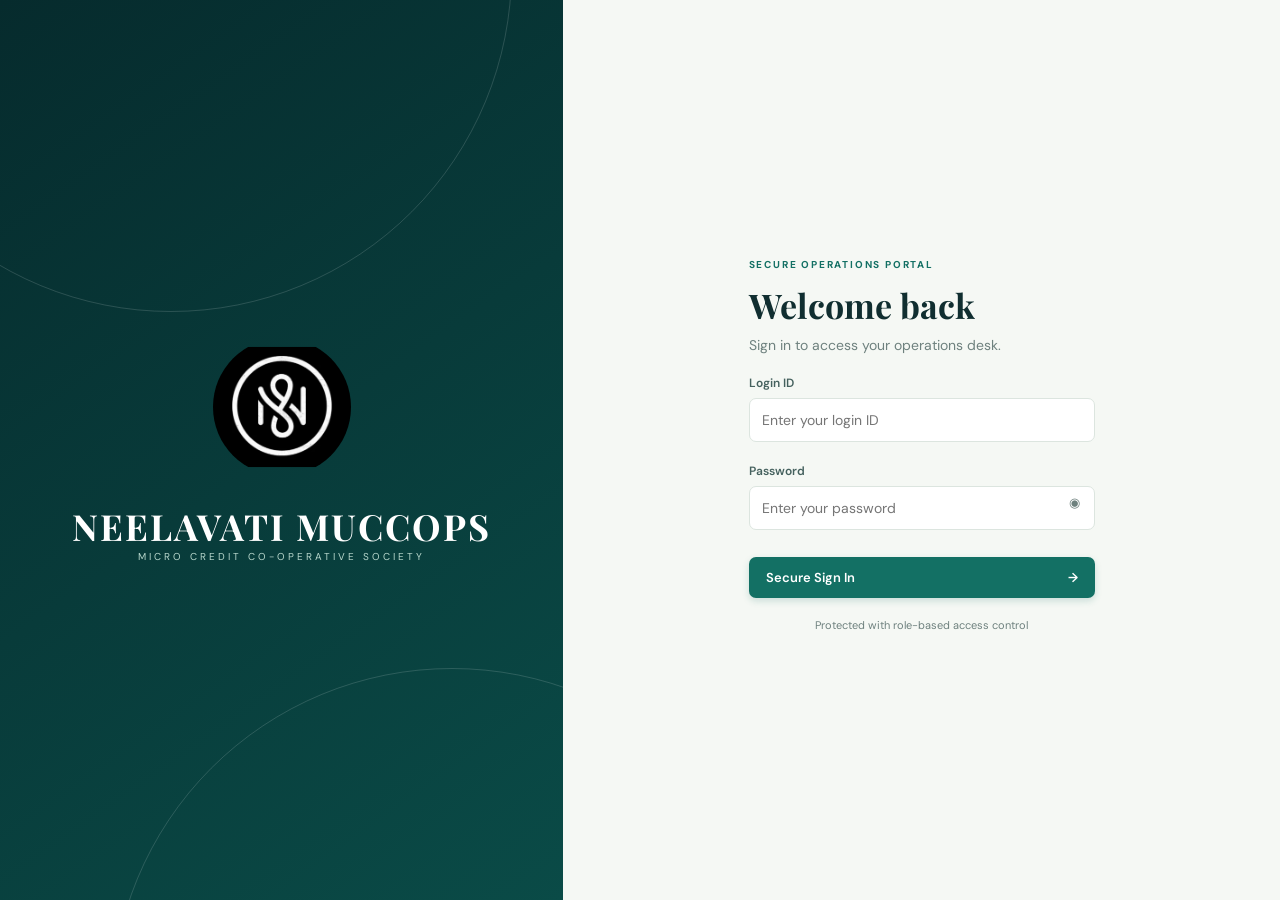
<file: index.html>
<!doctype html>
<html lang="en">
<head>
  <meta charset="utf-8"><meta name="viewport" content="width=device-width,initial-scale=1"><meta http-equiv="Cache-Control" content="no-store, no-cache, must-revalidate">
  <title>NEELAVATI MUCCOPS | Operations Desk</title>
  <link rel="icon" type="image/svg+xml" href="logo.svg">
  <link rel="stylesheet" href="style.css?v=20261004-recovery-payroll">
  <style>.staff-employment-fields{margin-top:20px;padding:18px;border:1px solid var(--line);border-radius:10px;background:#f3f9f6}.form-section-heading{display:flex;align-items:flex-end;justify-content:space-between;gap:16px;margin-bottom:15px}.form-section-heading h4,.form-section-heading p{margin:0}.form-section-heading h4{font:700 18px 'Playfair Display';color:var(--ink)}.form-section-heading>p{color:var(--muted);font-size:11px}.employee-pay-details{display:grid;gap:4px;min-width:190px}.employee-pay-details span{display:flex;justify-content:space-between;gap:16px;color:var(--muted);font-size:10px}.employee-pay-details b{color:var(--ink)}@media(max-width:720px){.form-section-heading{align-items:flex-start;flex-direction:column}}</style>
  <style>.salary-summary{grid-template-columns:repeat(4,1fr);margin-bottom:18px}.salary-summary article{border-top:3px solid var(--green)}.salary-register table{min-width:1040px}.salary-register td>small{margin-top:4px}.salary-total{color:var(--green);font-size:14px}.salary-staff-name{min-width:160px}.salary-manager-name{min-width:140px}@media(max-width:900px){.salary-summary{grid-template-columns:repeat(2,1fr)}}@media(max-width:620px){.salary-summary{grid-template-columns:1fr}}</style>
  <style>.employee-management-tabs{display:grid;grid-template-columns:repeat(4,minmax(180px,1fr));gap:14px;margin-bottom:20px}.employee-management-tab{display:flex;align-items:center;justify-content:space-between;gap:14px;padding:18px;border:1px solid var(--line);border-radius:10px;background:#fff;color:var(--ink);cursor:pointer;text-align:left}.employee-management-tab span,.employee-management-tab small{display:block}.employee-management-tab span{font:700 18px 'Playfair Display'}.employee-management-tab small{margin-top:4px;color:var(--muted);font-size:11px}.employee-management-tab b{display:grid;width:38px;height:38px;place-items:center;border-radius:50%;background:#e9f4ef;color:var(--green);font-size:18px}.employee-management-tab.active{border-color:var(--green);box-shadow:0 8px 24px #0d443b12;background:#f7fbf9}.employee-role-note{margin:0 0 16px;padding:11px 14px;border-radius:7px;background:#f1f7f4;color:#49635e;font-size:11px}.reporting-field.hidden,.extended-pay-field.hidden{display:none!important}.employee-team-folder-host{margin:0 0 22px}.employee-team-folder-list{display:grid;grid-template-columns:repeat(auto-fit,minmax(245px,1fr));gap:12px}.employee-team-folder{display:grid;grid-template-columns:48px 1fr auto;align-items:center;gap:13px;min-height:86px;padding:15px;border:1px solid var(--line);border-radius:12px;background:#fff;color:var(--ink);text-align:left;cursor:pointer;box-shadow:0 6px 18px #0d443b0a}.employee-team-folder:hover,.employee-team-folder.active{border-color:var(--green);background:#f4faf7;box-shadow:0 10px 24px #0d443b16}.employee-team-folder-icon{display:grid;width:48px;height:48px;place-items:center;border-radius:12px;background:var(--green);color:#fff;font-size:13px;font-weight:800;letter-spacing:.04em}.employee-team-folder span:nth-child(2),.employee-team-folder span:nth-child(2) b,.employee-team-folder span:nth-child(2) small{display:block}.employee-team-folder span:nth-child(2) b{font-size:15px}.employee-team-folder span:nth-child(2) small{margin-top:4px;color:var(--muted);font-size:12px;line-height:1.35}.employee-team-folder strong{color:var(--green);font-size:12px}.employee-team-detail{margin-top:4px}.employee-team-panel{padding:0;overflow:hidden}.employee-team-panel-head{display:flex;align-items:center;justify-content:space-between;gap:18px;padding:18px 20px}.employee-team-panel-head h3{margin:3px 0;font-family:'Playfair Display';font-size:22px}.employee-team-panel-head p{margin:0;color:var(--muted);font-size:13px}.employee-team-panel-head>b{padding:8px 11px;border-radius:999px;background:#e8f4ef;color:var(--green);font-size:12px}.employee-team-panel .table-panel{border:0;border-top:1px solid var(--line);border-radius:0;box-shadow:none}.team-rating-stars{display:flex;gap:2px}.team-rating-stars .working-star{padding:2px}.employee-attendance-team{display:grid;gap:12px}.employee-attendance-person{padding:0;overflow:hidden}.employee-attendance-person>summary{display:grid;grid-template-columns:minmax(210px,1fr) auto auto;align-items:center;gap:18px;padding:16px 18px;cursor:pointer;list-style:none}.employee-attendance-person>summary::-webkit-details-marker{display:none}.employee-attendance-person>summary span:first-child,.employee-attendance-person>summary span:first-child b,.employee-attendance-person>summary span:first-child small{display:block}.employee-attendance-person>summary span:first-child small{margin-top:3px;color:var(--muted);font-size:12px}.employee-attendance-person>summary strong{font-size:12px;color:#52645f}.employee-attendance-person .working-calendar{margin:0;border-width:1px 0 0;border-radius:0;box-shadow:none}@media(max-width:1100px){.employee-management-tabs{grid-template-columns:repeat(2,minmax(180px,1fr))}.employee-attendance-person>summary{grid-template-columns:1fr auto}.employee-attendance-person>summary strong{grid-column:1/-1}}@media(max-width:620px){.employee-management-tabs{grid-template-columns:1fr}.employee-team-folder-list{grid-template-columns:1fr}.employee-team-panel-head{align-items:flex-start;flex-direction:column}.employee-attendance-person>summary{grid-template-columns:1fr}.employee-attendance-person>summary strong{grid-column:auto}}</style>
  <style>.staff-incentive-dashboard{margin-bottom:20px;padding:0;overflow:hidden;border-color:#b9d9cc;background:linear-gradient(135deg,#f9fffc,#eef8f3)}.staff-incentive-head{display:flex;align-items:flex-start;justify-content:space-between;gap:18px;padding:20px 22px;border-bottom:1px solid #d8e9e1}.staff-incentive-head h3,.staff-incentive-head p{margin:0}.staff-incentive-head h3{font:700 24px 'Playfair Display';color:var(--ink)}.staff-incentive-head p{margin-top:5px;color:var(--muted);font-size:11px}.staff-incentive-rate{padding:9px 13px;border-radius:20px;background:var(--green);color:#fff;white-space:nowrap;font-size:12px}.staff-incentive-stats{display:grid;grid-template-columns:repeat(4,1fr)}.staff-incentive-stats>div{padding:18px 22px;border-right:1px solid #d8e9e1}.staff-incentive-stats>div:last-child{border-right:0}.staff-incentive-stats span,.staff-incentive-stats small{display:block}.staff-incentive-stats span{color:var(--muted);font-size:10px;text-transform:uppercase;letter-spacing:.08em}.staff-incentive-stats b{display:block;margin:5px 0 2px;color:var(--ink);font-size:21px}.staff-incentive-stats small{color:#668078;font-size:10px}@media(max-width:800px){.staff-incentive-stats{grid-template-columns:repeat(2,1fr)}.staff-incentive-stats>div:nth-child(2){border-right:0}}@media(max-width:520px){.staff-incentive-head{flex-direction:column}.staff-incentive-stats{grid-template-columns:1fr}.staff-incentive-stats>div{border-right:0;border-bottom:1px solid #d8e9e1}.staff-incentive-stats>div:last-child{border-bottom:0}}</style>
  <style>.my-working-panel{padding:0;overflow:hidden}.working-toolbar{display:flex;justify-content:space-between;gap:18px;align-items:flex-start;padding:22px 24px;border-bottom:1px solid var(--line);background:linear-gradient(135deg,#f9fffc,#edf7f3)}.working-toolbar h3,.working-toolbar p{margin:0}.working-toolbar h3{font:700 25px 'Playfair Display';color:var(--ink)}.working-toolbar p:not(.eyebrow){margin-top:5px;color:var(--muted);font-size:11px}.working-role-badge{padding:8px 12px;border-radius:20px;background:var(--green);color:#fff;font-size:11px;white-space:nowrap}.working-summary{display:grid;grid-template-columns:repeat(5,1fr);border-bottom:1px solid var(--line)}.working-summary article{padding:18px 20px;border-right:1px solid var(--line)}.working-summary article:last-child{border-right:0}.working-summary span,.working-summary small{display:block}.working-summary span{font-size:10px;text-transform:uppercase;letter-spacing:.06em;color:var(--muted)}.working-summary b{display:block;margin:4px 0;font-size:23px;color:var(--ink)}.working-summary small{color:#688079;font-size:9px}.working-register,.working-pay-table{border:0;border-radius:0;box-shadow:none;margin:0}.working-register small,.working-pay-table small{display:block;margin-top:3px;color:var(--muted)}.working-attendance-select{min-width:150px}.working-status{display:inline-flex;padding:5px 9px;border-radius:14px;background:#edf1ef;color:#56716a;font-size:10px;font-weight:700}.working-status.is-present{background:#e0f4e8;color:#23724e}.working-status.is-half-day{background:#fff2cf;color:#88610e}.working-status.is-late{background:#ffe8cf;color:#99531d}.working-status.is-absent{background:#fde3e3;color:#9b3232}.working-status.is-pending{background:#edf1ef;color:#65746f}.performance-register{display:grid;gap:10px;padding:20px}.performance-card{display:grid;grid-template-columns:minmax(180px,1fr) minmax(210px,auto) 110px;align-items:center;gap:16px;padding:15px 17px;border:1px solid var(--line);border-radius:9px;background:#fff}.performance-card span,.performance-card b{display:block}.performance-card span{margin-top:3px;color:var(--muted);font-size:10px}.performance-card strong{text-align:right;color:var(--green);font-size:17px}.working-stars{display:flex;align-items:center;gap:4px}.working-star{border:0;background:transparent;color:#cfd7d4;font-size:24px;cursor:pointer;padding:2px}.working-star.active{color:#d9a62e}.working-clear-rating{margin-left:8px;border:0;background:transparent;color:var(--muted);font-size:10px;text-decoration:underline;cursor:pointer}.working-rating-display{color:#d9a62e;letter-spacing:2px}.working-history{margin:20px;border:1px solid var(--line);border-radius:9px;overflow:hidden}.working-history-row{display:flex;justify-content:space-between;align-items:center;padding:11px 16px;border-top:1px solid var(--line);font-size:11px}.working-pay-table tfoot td{background:#f3f8f5}.working-pay-table tfoot strong{color:var(--green);font-size:18px}@media(max-width:900px){.working-summary{grid-template-columns:repeat(2,1fr)}.working-summary article{border-bottom:1px solid var(--line)}.performance-card{grid-template-columns:1fr}.performance-card strong{text-align:left}}@media(max-width:560px){.working-toolbar{flex-direction:column}.working-summary{grid-template-columns:1fr}.working-summary article{border-right:0}.working-stars{flex-wrap:wrap}}</style>
  <style>.working-attendance-calendar{margin:20px;border:1px solid var(--line);border-radius:10px;overflow:hidden;background:#fff}.working-calendar-head{display:flex;align-items:center;justify-content:space-between;gap:16px;padding:18px 20px;border-bottom:1px solid var(--line)}.working-calendar-head h3,.working-calendar-head p{margin:0}.working-calendar-head h3{font:700 20px 'Playfair Display';color:var(--ink)}.working-calendar-head p{margin-top:4px;color:var(--muted);font-size:12px}.working-calendar-nav{display:flex;align-items:center;gap:10px}.working-calendar-nav .outline{min-width:36px;padding:7px 10px}.working-calendar-nav b{min-width:130px;text-align:center;color:var(--ink);font-size:13px}.working-calendar-legend{display:flex;flex-wrap:wrap;gap:14px;padding:12px 20px;background:#f8faf9;border-bottom:1px solid var(--line)}.working-calendar-legend span{display:flex;align-items:center;gap:6px;color:#50645f;font-size:12px}.working-calendar-legend i{width:13px;height:13px;border:1px solid transparent;border-radius:4px}.working-calendar-legend .status-present{background:#dff4e8;border-color:#8bc9a5}.working-calendar-legend .status-absent{background:#f9dede;border-color:#df9292}.working-calendar-legend .status-half-day{background:#fff0c7;border-color:#ddb84f}.working-calendar-legend .status-late{background:#e9e4fb;border-color:#a99adc}.working-calendar-legend .status-unmarked{background:#f1f3f2;border-color:#ccd4d1}.working-calendar-weekdays,.working-calendar-grid{display:grid;grid-template-columns:repeat(7,minmax(72px,1fr))}.working-calendar-weekdays span{padding:10px 6px;text-align:center;background:#f8faf9;border-right:1px solid var(--line);color:var(--muted);font-size:11px;font-weight:700;text-transform:uppercase}.working-calendar-weekdays span:last-child{border-right:0}.working-calendar-day{min-height:82px;padding:10px;border-top:1px solid var(--line);border-right:1px solid var(--line);background:#f6f8f7}.working-calendar-day:nth-child(7n){border-right:0}.working-calendar-day span,.working-calendar-day b{display:block}.working-calendar-day span{width:27px;height:27px;display:grid;place-items:center;border-radius:50%;font-size:12px;font-weight:700}.working-calendar-day b{margin-top:9px;font-size:11px}.working-calendar-day.status-present{background:#dff4e8;color:#216746}.working-calendar-day.status-absent{background:#f9dede;color:#8d2f2f}.working-calendar-day.status-half-day{background:#fff0c7;color:#7c5b08}.working-calendar-day.status-late{background:#e9e4fb;color:#574693}.working-calendar-day.status-unmarked{background:#f5f7f6;color:#81908b}.working-calendar-day.is-today{box-shadow:inset 0 0 0 3px var(--green)}.working-calendar-day.is-today span{background:var(--green);color:#fff}.working-calendar-day.is-empty{background:#fff;color:transparent}@media(max-width:760px){.working-attendance-calendar{overflow-x:auto}.working-calendar-head{position:sticky;left:0;min-width:620px}.working-calendar-legend{min-width:620px}.working-calendar-weekdays,.working-calendar-grid{min-width:620px}}@media(max-width:560px){.working-calendar-head{align-items:flex-start;flex-direction:column}.working-calendar-nav{width:100%;justify-content:space-between}}</style>
  <style>.cashier-live-salary{display:block;margin-top:24px;border-top:8px solid #eef3f1}.cashier-live-salary .working-toolbar{border-top:1px solid var(--line)}</style>
  <style>.assistant-team-working{padding:0 20px 22px;border-top:8px solid #eef3f1;background:#f8fbfa}.assistant-team-working>.employee-team-panel-head{margin:0 -20px 16px;background:#fff;border-bottom:1px solid var(--line)}.assistant-staff-working .employee-working-sheet{border-top:1px solid var(--line)}.assistant-staff-working .working-toolbar{padding:18px 20px}.assistant-staff-working .working-summary article{padding:14px 16px}.assistant-staff-working .working-attendance-calendar{margin:16px}@media(max-width:620px){.assistant-team-working{padding:0 12px 16px}.assistant-team-working>.employee-team-panel-head{margin:0 -12px 12px}.assistant-staff-working .working-attendance-calendar{margin:10px}}</style>
  <style>.assistant-team-setup{margin:0 0 20px;padding:18px;background:linear-gradient(135deg,#f8fdfb,#edf7f3);border-color:#bed9ce}.assistant-team-setup-head{display:flex;align-items:flex-start;justify-content:space-between;gap:20px}.assistant-team-setup-head h3,.assistant-team-setup-head p{margin:0}.assistant-team-setup-head h3{font:700 22px 'Playfair Display';color:var(--ink)}.assistant-team-setup-head p:not(.eyebrow){margin-top:5px;color:var(--muted);font-size:13px;line-height:1.45}.assistant-team-setup-head>strong{padding:9px 12px;border-radius:20px;background:var(--green);color:#fff;font-size:12px;white-space:nowrap}.assistant-team-controls{display:grid;grid-template-columns:minmax(220px,1.5fr) auto minmax(230px,1fr) auto;align-items:end;gap:12px;margin-top:16px}.assistant-team-controls label{font-size:13px}.assistant-team-controls select,.assistant-team-controls input{margin-top:6px}.assistant-team-controls button{min-height:42px}.assistant-team-roster{display:flex;flex-wrap:wrap;gap:9px;margin-top:16px;padding-top:14px;border-top:1px solid #d3e5de}.assistant-team-roster span{display:flex;align-items:center;gap:7px;padding:7px 10px;border-radius:20px;background:#fff;border:1px solid var(--line)}.assistant-team-roster span b{font-size:12px}.assistant-team-roster span small{color:var(--muted);font-size:11px}.assistant-team-roster em{color:var(--muted);font-size:13px}.employee-row-actions{display:flex;flex-wrap:wrap;gap:6px;min-width:130px}@media(max-width:1050px){.assistant-team-controls{grid-template-columns:1fr auto}.assistant-team-controls label:nth-of-type(2){grid-column:1}.assistant-team-controls button:last-child{grid-column:2}}@media(max-width:650px){.assistant-team-setup-head{flex-direction:column}.assistant-team-setup-head>strong{white-space:normal}.assistant-team-controls{grid-template-columns:1fr}.assistant-team-controls label:nth-of-type(2),.assistant-team-controls button:last-child{grid-column:auto}}</style>
</head>
<body>
  <section id="loginView" class="login-view">
    <div class="login-brand"><img src="logo.svg" alt="NEELAVATI MUCCOPS logo"><p>NEELAVATI MUCCOPS</p><span>MICRO CREDIT CO-OPERATIVE SOCIETY</span></div>
    <form id="loginForm" class="login-card">
      <p class="eyebrow">SECURE OPERATIONS PORTAL</p><h1>Welcome back</h1><p class="muted">Sign in to access your operations desk.</p>
      <label>Login ID<input id="loginId" required placeholder="Enter your login ID" autocomplete="username"></label>
      <label>Password<div class="password-wrap"><input id="password" required type="password" placeholder="Enter your password" autocomplete="current-password"><button type="button" id="showPassword" aria-label="Show password">◉</button></div></label>
      <button class="primary wide" type="submit">Secure Sign In <span>→</span></button><p class="login-note">Protected with role-based access control</p>
    </form>
  </section>

  <div id="appView" class="app hidden">
    <aside><div class="side-brand"><img src="logo.svg" alt=""><div><b>NEELAVATI</b><small>MUCCOPS</small></div></div>
      <nav><button class="nav active" data-page="overview">▦ <span>Operations Desk</span></button><button class="nav" data-page="verification">✓ <span>Verification</span></button><button class="nav" data-page="loans">₹ <span>Loan Record</span></button><button class="nav" data-page="recovery">↻ <span>Recovery Demand</span></button><button class="nav" data-page="approvals">◎ <span>Staff Entry Approvals</span></button><button class="nav" data-page="working">◷ <span>My Working</span></button><button class="nav" data-page="team-target">◎ <span>Team Monthly Target</span></button><button class="nav" data-page="hold">⌑ <span>Hold Loan</span></button><button class="nav" data-page="cashbook">▤ <span>Cashbook</span></button><button class="nav" data-page="calendar">▣ <span>Holiday Calendar</span></button><button class="nav" data-page="employees">♙ <span>Employee Management</span></button></nav>
      <div class="side-footer"><span class="dot"></span> System operational<br><small>v1.0 · Internal use only</small></div>
    </aside>
    <main><header><div><p class="eyebrow" id="breadcrumb">OPERATIONS DESK</p><h2 id="pageTitle">Good morning</h2></div><div class="user"><div class="avatar" id="avatar">A</div><div><b id="userName">Administrator</b><small id="userRole">Director</small></div><button id="logout" title="Sign out">⇥</button></div></header>
      <div id="toast"></div>
      <section id="overview" class="page active-page"><div class="hero"><div><p class="eyebrow">TODAY'S OPERATIONS</p><h1>Everything is under control.</h1><p>Manage your micro-loan operations, verifications and weekly recovery from one secure desk.</p></div><div class="hero-date" id="today"></div></div><section id="managerIncentiveDashboard" class="panel staff-incentive-dashboard hidden" aria-live="polite"></section>
        <div class="stats overview-stats"><article><span>Pending verification</span><b id="pendingCount">0</b><small>groups awaiting decision</small></article><article><span>Current market outstanding</span><b id="portfolio">₹0</b><small>principal and pending penalty with customers</small></article><article class="weekly-recovery-card"><span>Weekly recovery · All days</span><b id="allTimeRecovery">₹0</b><small>active centres' combined single weekly recovery</small><div id="allTimeRecoveryByDay" class="weekly-recovery-days" aria-label="Active centre count and weekly recovery total by day"></div></article><article><span>Collection due today</span><b id="due">₹0</b><small>weekly recovery demand</small></article><article id="monthlyProcessingCard" class="monthly-processing-card hidden" role="button" tabindex="0" aria-expanded="false" aria-controls="monthlyProcessingDetails"><span>Monthly processing</span><b id="monthlyProcessing">₹0</b><small id="monthlyProcessingPeriod">Open current month details</small></article><article><span>Field officers</span><b id="fieldOfficerCount">0</b><small>active assigned employees</small></article></div>
        <section id="monthlyProcessingDetails" class="panel monthly-processing-details hidden" aria-hidden="true"><div class="monthly-processing-details-head"><div><p class="eyebrow">MONTHLY PROCESSING REGISTER</p><h3 id="monthlyProcessingDetailsTitle">Processing entries up to today</h3><p>Group-wise total with customer-wise processing fee breakup.</p></div><div><span>Month total</span><b id="monthlyProcessingDetailsTotal">₹0</b><button class="icon-close" id="closeMonthlyProcessingDetails" type="button" aria-label="Close monthly processing details">×</button></div></div><div class="table-panel"><table><thead><tr><th>Date</th><th>Group / Centre</th><th>Customer processing details</th><th>Group processing</th></tr></thead><tbody id="monthlyProcessingRows"></tbody></table></div></section>
        <div class="two-col"><section class="panel"><div class="panel-head"><div><h3>Core features</h3><p>Move your work forward</p></div></div><div class="actions"><button data-go="verification">✓<span>Start verification</span></button><button data-go="loans">₹<span>Create loan record</span></button><button data-go="recovery">↻<span>Recovery demand</span></button><button data-go="approvals">◎<span>Staff entry approvals</span></button><button data-go="working">◷<span>My Working</span></button><button data-go="hold">⌑<span>Hold loan</span></button><button data-go="calendar">▣<span>Holiday calendar</span></button><button data-go="employees">♙<span>Employee management</span></button></div></section><section class="panel"><div class="panel-head"><div><h3>Recent activity</h3><p>Latest operation updates</p></div></div><ul id="activity" class="activity"><li><i></i><span>Welcome to NEELAVATI MUCCOPS</span><small>Now</small></li></ul></section></div>
      </section>

      <section id="verification" class="page"><div class="page-intro"><div><h1>Group verification</h1><p>Verify applicant details, documents and field location before approval.</p></div><button class="primary" id="newVerification">+ New verification</button></div><section id="assistantManagerIncentiveDashboard" class="panel staff-incentive-dashboard hidden" aria-live="polite"></section><div class="search"><span>⌕</span><input id="groupSearch" placeholder="Search by group number, centre or any customer name"></div><div id="verificationList" class="card-grid"></div><div id="verificationFormHost"></div>
        <div id="verificationForm" class="panel form-panel hidden"><div class="panel-head"><div><p class="eyebrow">NEW GROUP</p><h3>Create verification file</h3></div><button class="icon-close" data-close="verificationForm">×</button></div><div class="form-grid group-fields"><label>Group / Centre name<input id="groupName" placeholder="e.g. Shakti Mahila Centre"></label><label>Centre address<input id="centreAddress" placeholder="Full centre address"></label><label>Assigned assistant manager<input id="fieldOfficer" placeholder="Officer name"></label><label>Meeting day<select id="meetingDay"><option>Monday</option><option>Tuesday</option><option>Wednesday</option><option>Thursday</option><option>Friday</option><option>Saturday</option></select></label><label>Recovery time<input id="recoveryTime" type="time" value="10:00"></label><label>Loaning staff<select id="groupLoanStaff"><option value="">No active staff — add from Employee Access</option></select></label><label>Recovery staff<select id="groupRecoveryStaff"><option value="">No active staff — add from Employee Access</option></select></label></div><div class="member-bar"><div><h3>Group members</h3><p>Minimum 5 approved members are required for loan disbursement.</p></div><button class="outline" id="addMember">+ Add member</button></div><div id="members"></div><div class="form-actions"><button class="outline" data-close="verificationForm">Cancel</button><button class="primary" id="saveGroup">Save verification group</button></div></div>
        <div id="groupFolder" class="panel form-panel hidden"></div>
      </section>

      <section id="loans" class="page"><div class="page-intro"><div><h1>Loan record</h1><p>Search groups, disburse loans and review processed loan files.</p></div><button class="primary" id="newLoan" type="button">+ New group loan</button></div><div id="loanNotice" class="empty panel hidden"></div><div class="search"><span>⌕</span><input id="loanSearch" placeholder="Search exact Group ID (e.g. G1), centre or any customer name"></div><div id="loanList" class="loan-list"></div><div id="loanGroupFolderHost"></div>
        <div id="loanForm" class="panel form-panel hidden"><div class="panel-head"><div><p class="eyebrow">LOAN DISBURSEMENT</p><h3 id="loanFormTitle">Create group loan</h3></div><button class="icon-close" type="button" data-close="loanForm">×</button></div><div class="form-grid"><label>Approved group<select id="loanGroup"></select></label><label>Group number<input id="loanGroupNumber" readonly></label><label>Recovery staff<select id="loanStaff"><option value="">No active staff — add from Employee Access</option></select></label><label>Recovery day<select id="loanDay"><option>Monday</option><option>Tuesday</option><option>Wednesday</option><option>Thursday</option><option>Friday</option><option>Saturday</option></select></label><label>Recovery schedule starts<select id="loanRecoveryStart"><option value="current">Current week</option><option value="next" selected>Next week</option><option value="custom">Previous / exact date · Director</option></select></label><label>First recovery date<input id="loanFirstRecoveryDate" type="date" readonly><small id="loanFirstRecoveryHelp">Calculated automatically from recovery day.</small></label><label>Loan sanction / disbursement date<input id="loanSanctionDate" type="date" readonly><small id="loanSanctionDateHelp">Today's date is applied automatically.</small></label></div><div class="member-bar"><div><h3>Individual customer loans</h3><p>Set loan amount, term and weekly EMI for each approved customer.</p></div></div><div id="individualLoanInputs"></div><div class="form-actions"><button class="outline" type="button" data-close="loanForm">Cancel</button><button class="primary" id="saveLoan" type="button">Disburse group loans</button></div></div>
      </section>

      <section id="recovery" class="page"><div class="page-intro"><div><h1>Recovery demand</h1><p>Select a day and staff member, then open a centre to collect customer-wise recovery.</p></div><button class="primary" id="downloadCsv">⇩ Download Excel file</button></div><section id="staffIncentiveDashboard" class="panel staff-incentive-dashboard hidden" aria-live="polite"><div class="staff-incentive-head"><div><h3>My recovery incentive</h3><p>One incentive is credited once per centre and recovery date after Executive or Cashier approval.</p></div><b id="staffIncentiveRate" class="staff-incentive-rate">₹0 / centre</b></div><div class="staff-incentive-stats"><div><span>Centres today</span><b id="staffIncentiveTodayCentres">0</b><small>approved centre recoveries</small></div><div><span>Today earned</span><b id="staffIncentiveToday">₹0</b><small>today's approved incentive</small></div><div><span>This week earned</span><b id="staffIncentiveWeek">₹0</b><small>Monday to Sunday</small></div><div><span>Total earned</span><b id="staffIncentiveTotal">₹0</b><small>all approved centre recoveries</small></div></div></section><div id="recoveryRiskFolders" class="recovery-risk-folders"><section id="npaFolder" class="panel recovery-risk-folder npa-folder"></section><section id="balanceRecoveryFolder" class="panel recovery-risk-folder balance-recovery-folder"></section></div><div class="weekday-tabs" id="dayTabs"></div><div class="recovery-staff-list" id="recoveryStaffList"></div><div class="recovery-controls"><div class="selected-staff"><span>Selected recovery staff</span><b id="selectedRecoveryStaffName">All assigned staff</b></div><div id="demandTotal"><span>Demand total</span><b>₹0</b></div></div><div class="panel table-panel"><table><thead><tr><th>Centre / Group</th><th>Group heads</th><th>Recovery officer</th><th>Demand to collect</th><th>Loan balance</th><th>Centre file</th></tr></thead><tbody id="recoveryRows"></tbody></table></div>
        <div id="recoveryCentrePanel" class="panel form-panel hidden"></div>
        <div id="recoveryEntryHome"></div>
        <div id="recoveryEntry" class="panel form-panel hidden"><div class="panel-head"><div><p class="eyebrow" id="recoveryEntryType">RECOVERY ENTRY</p><h3 id="recoveryEntryTitle">Customer recovery</h3></div><button class="icon-close" type="button" data-close="recoveryEntry">×</button></div><div id="recoveryEntrySummary" class="entry-summary"></div><div class="form-grid"><label>Recovery date<input id="entryDate" type="date" readonly></label><label>Receipt number<input id="entryReceipt" placeholder="Receipt no."></label><label>Received amount<input id="entryAmount" type="number" min="0" placeholder="0"></label><input id="entryPenalty" type="hidden" value="0"><label>Time in<input id="entryTimeIn" type="time"></label><label>Time out<input id="entryTimeOut" type="time"></label><label>Attendance members<input id="entryAttendance" type="number" min="0" placeholder="No. present"></label><label>Review / note<input id="entryReview" placeholder="Optional note"></label></div><div id="entryPhotoPanel" class="entry-photo-panel"><div><b>5. Collection photo (optional)</b><span id="entryPhotoRequirement">Photo is optional for Recovery, Advance Recovery and Closing.</span></div><label class="photo-upload-control">Upload / capture photo<input id="entryPhotoInput" type="file" accept="image/*" capture="environment"></label><div id="entryPhotoPreview" class="entry-photo-preview">No photo selected</div></div><input id="quickRecoveryPhoto" class="hidden" type="file" accept="image/*" capture="environment"><div id="closingAuthorization" class="closing-authorization hidden"></div><div class="form-actions"><button class="outline" type="button" data-close="recoveryEntry">Cancel</button><button class="primary" id="saveRecoveryEntry" type="button">Save recovery</button></div></div>
      </section>

      <section id="approvals" class="page staff-approvals-page"><div class="page-intro"><div><h1>Staff entry approvals</h1><p>Review recovery, advance, closing and penalty entries separately from Recovery Demand.</p></div></div><div id="staffCollectionApprovalRegister" class="staff-collection-approval-host"></div><div id="recoveryApprovalEmpty" class="empty panel hidden">No staff entries are available for review.</div><div id="recoveryApprovalQueue" class="panel recovery-approval-queue hidden"><div class="panel-head"><div><p class="eyebrow">STAFF ENTRY APPROVAL</p><h3 id="recoveryApprovalTitle">Staff-wise group approvals</h3><p id="recoveryApprovalHelp">Review member entries and approve the complete group together.</p></div></div><div id="recoveryProposalRows" class="proposal-list"></div><div id="recoveryProposalTotals" class="proposal-totals"></div></div></section>

      <section id="working" class="page"><div class="page-intro"><div><h1>My Working</h1><p>Attendance, daily salary accrual, allowances, automatic file-based performance and recovery incentive in one place.</p></div></div><section id="myWorkingContent" class="panel my-working-panel" aria-live="polite"></section></section>

      <section id="team-target" class="page"><div class="page-intro"><div><h1>Team monthly target</h1><p>Staff-wise verification files and their disbursement progress for the selected month.</p></div><label class="team-target-month">Target month<input id="teamTargetMonth" type="month"></label></div><div class="stats team-target-summary"><article><span>Assigned staff</span><b id="teamTargetStaffCount">0</b><small>your personal team</small></article><article><span>Verification files</span><b id="teamTargetFileCount">0</b><small id="teamTargetMonthLabel">Current month</small></article><article><span>Disbursed</span><b id="teamTargetDisbursedCount">0</b><small>green completed files</small></article><article><span>Pending</span><b id="teamTargetPendingCount">0</b><small>verified or incomplete files</small></article></div><div class="team-target-legend"><span class="is-disbursed">Disbursed</span><span class="is-verified">Verified · pending disbursement</span><span class="is-unverified">Not verified</span></div><div id="teamTargetStaffList" class="team-target-staff-list"></div></section>

      <section id="hold" class="page"><div class="page-intro"><div><h1>Hold loan</h1><p>Release the first half after week 12 and the second half after week 20. Director can release earlier for an emergency.</p></div></div><div class="search"><span>⌕</span><input id="holdSearch" placeholder="Search exact Group ID (e.g. G1), centre or customer name" autocomplete="off"></div><div id="holdList" class="loan-list"></div><div id="holdEntryForm" class="panel form-panel hidden"><div class="panel-head"><div><p class="eyebrow">HOLD AMOUNT ENTRY</p><h3 id="holdEntryTitle">Release hold amount</h3></div><button class="icon-close" data-close="holdEntryForm">×</button></div><div class="form-grid"><label>Date<input id="holdDate" type="date" readonly><small id="holdDateHelp">Today's date is fixed for employee entries.</small></label><label>Amount to release<input id="holdAmountEntry" type="number" min="1" placeholder="0"></label><label>Note<input id="holdNote" placeholder="e.g. First hold release"></label></div><div id="holdReleaseRule" class="hold-release-rule"></div><div class="form-actions"><button class="outline" data-close="holdEntryForm">Cancel</button><button class="primary" id="saveHoldEntry">Save hold entry</button></div></div></section>

      <section id="cashbook" class="page"><div class="page-intro"><div><h1>Daybook</h1><p>Every day is created automatically. No transaction date needs to be selected.</p></div></div><div class="today-daybook-strip"><div><span>TODAY'S DAYBOOK</span><b id="currentDaybookDate">—</b></div><small>Cash Intake is available inside Inward and Debit Voucher inside Outward.</small></div><div id="daybookSheets" class="daybook-sheets"></div><div id="cashForm" class="panel form-panel cash-intake-form hidden"><div class="panel-head"><div><p class="eyebrow">CASH INTAKE · INWARD</p><h3>Record today's cash intake</h3><p>Today's date will be applied automatically.</p></div><button class="icon-close" data-close="cashForm">×</button></div><div class="form-grid cash-intake-grid"><label>Amount<input id="cashAmount" type="number" min="1" placeholder="0"></label><label>Note<input id="cashDescription" placeholder="Optional note"></label></div><div class="form-actions"><button class="outline" data-close="cashForm">Cancel</button><button class="primary" id="saveCash">Save cash intake</button></div></div><div id="debitVoucherForm" class="panel form-panel debit-voucher-form hidden"><div class="panel-head"><div><p class="eyebrow">DEBIT VOUCHER · OUTWARD</p><h3>Record today's personal expense</h3><p>Today's date will be applied automatically.</p></div><button class="icon-close" data-close="debitVoucherForm">×</button></div><div class="form-grid voucher-form-grid"><label>Paid to / Person name<input id="voucherPayee" placeholder="Enter person name"></label><label>Amount<input id="voucherAmount" type="number" min="1" placeholder="0"></label><label>Personal expense details<input id="voucherDescription" placeholder="e.g. Personal travel or purchase expense"></label></div><div class="form-actions"><button class="outline" data-close="debitVoucherForm">Cancel</button><button class="primary" id="saveDebitVoucher">Save debit voucher</button></div></div></section>

      <section id="calendar" class="page"><div class="page-intro"><div><h1>Bank holiday calendar</h1><p>View every month, select dates and add bank holidays that extend affected recovery schedules.</p></div></div><div class="calendar-layout"><div class="panel calendar-preview"><div class="calendar-toolbar"><button class="outline calendar-nav" id="previousCalendarMonth" type="button" aria-label="Previous month">‹</button><div><p class="eyebrow">MONTHLY VIEW</p><h3 id="calendarMonthTitle"></h3></div><button class="outline calendar-nav" id="nextCalendarMonth" type="button" aria-label="Next month">›</button></div><div class="calendar-weekdays"><span>Mon</span><span>Tue</span><span>Wed</span><span>Thu</span><span>Fri</span><span>Sat</span><span>Sun</span></div><div id="calendarGrid" class="calendar-grid"></div><div class="calendar-legend"><span><i class="today-key"></i>Today</span><span><i class="holiday-key"></i>Bank holiday</span><small>Click any date to select it</small></div></div><div class="panel calendar-form-panel"><div class="panel-head"><div><p class="eyebrow">NEW HOLIDAY</p><h3>Add bank holiday</h3></div></div><div class="calendar-form-fields"><label>Holiday date<input id="holidayDate" type="date"></label><label>Holiday name<input id="holidayName" placeholder="e.g. Diwali"></label></div><div class="selected-date-note" id="selectedDateNote">Select a date from the calendar.</div><div class="form-actions"><button class="primary" id="saveHoliday">+ Add holiday</button></div></div></div><div class="panel table-panel holiday-table"><table><thead><tr><th>Holiday date</th><th>Holiday name</th><th>Schedule impact</th><th>Action</th></tr></thead><tbody id="holidayRows"></tbody></table></div></section>

      <section id="employees" class="page"><div class="page-intro"><div><h1>Employee management</h1><p>Manage employee logins and review Director-only salary records in one place.</p></div></div><div class="employee-management-tabs"><button id="employeeLoginTab" class="employee-management-tab active" type="button" data-employee-view="login"><div><span>Employee Login</span><small>Create and control employee access</small></div><b>♙</b></button><button id="employeeSalaryTab" class="employee-management-tab" type="button" data-employee-view="salary"><div><span>Salary Management</span><small>Salary, allowances and monthly totals</small></div><b>₹</b></button></div><div id="employeeLoginView"><div class="page-intro"><div><h1>Employee login management</h1><p>Create and control access levels for the operations team.</p></div><button class="primary" id="addEmployee" type="button">+ Add employee</button></div><div id="employeeForm" class="panel form-panel hidden"><div class="panel-head"><div><p class="eyebrow">EMPLOYEE ACCOUNT</p><h3>Assign login and salary details</h3></div><button class="icon-close" type="button" data-close="employeeForm">×</button></div><div class="form-grid"><label>Employee name<input id="employeeName" placeholder="Full name"></label><label>Designation<select id="employeeDesignation"><option>Director</option><option>Manager</option><option>Assistant Manager</option><option>Cashier</option><option>Executive</option><option>Staff</option></select></label><label>Login ID<input id="employeeLoginId" placeholder="e.g. AM-001"></label><label>Password<input id="employeePassword" type="password" placeholder="Set a secure password"></label></div><div id="staffEmploymentFields" class="staff-employment-fields"><div class="form-section-heading"><div><p class="eyebrow">EMPLOYMENT DETAILS</p><h4 id="employeeCompensationTitle">Basic salary</h4></div><p id="employeeCompensationHelp">Enter the employee's monthly salary.</p></div><p id="employeeRoleNote" class="employee-role-note"></p><div class="form-grid"><label id="employeeManagerField" class="reporting-field hidden">Manager<select id="employeeManager"><option value="">Select manager</option></select></label><label id="employeeAssistantManagerField" class="reporting-field hidden">Assistant Manager<select id="employeeAssistantManager"><option value="">Select assistant manager</option></select></label><label>Basic salary (₹)<input id="employeeSalary" type="number" min="0" step="1" value="0" inputmode="numeric"></label><label class="extended-pay-field hidden">Performance allowance (₹)<input id="employeePerformanceAllowance" type="number" min="0" step="1" value="0" inputmode="numeric"></label><label class="extended-pay-field hidden">Petrol allowance (₹)<input id="employeePetrolAllowance" type="number" min="0" step="1" value="0" inputmode="numeric"></label><label class="extended-pay-field hidden">Business allowance (₹)<input id="employeeBusinessAllowance" type="number" min="0" step="1" value="0" inputmode="numeric"></label><label class="extended-pay-field hidden">Incentive (₹)<input id="employeeIncentive" type="number" min="0" step="1" value="0" inputmode="numeric"></label></div></div><div class="form-actions"><button class="outline" type="button" data-close="employeeForm">Cancel</button><button class="primary" id="saveEmployee" type="button">Create employee account</button></div></div><div class="panel table-panel"><table><thead><tr><th>Action</th><th>Employee</th><th>Login ID</th><th>Access level</th><th>Reporting to</th><th>Status</th><th>Last active</th></tr></thead><tbody id="employeeRows"></tbody></table></div></div><div id="employeeSalaryView" class="hidden"><div class="page-intro"><div><h1>Salary management</h1><p>Director-only monthly salary and benefit register for active employees.</p></div></div><div class="stats salary-summary"><article><span>Active employees</span><b id="salaryEmployeeCount">0</b><small>salary records</small></article><article><span>Base salary total</span><b id="salaryBaseTotal">₹0</b><small>monthly salary</small></article><article><span>Benefits total</span><b id="salaryBenefitsTotal">₹0</b><small>allowances and incentive</small></article><article><span>Monthly payroll</span><b id="salaryPayrollTotal">₹0</b><small>salary plus all benefits</small></article></div><div class="panel table-panel salary-register"><table><thead><tr><th>Employee</th><th>Designation</th><th>Reporting to</th><th>Basic salary</th><th>Performance allowance</th><th>Petrol allowance</th><th>Business allowance</th><th>Incentive</th><th>Monthly total</th></tr></thead><tbody id="salaryRows"></tbody></table></div></div></section>
    </main>
  </div>
  <template id="memberTemplate">
    <article class="member">
      <div class="member-title"><span class="member-number"></span><div><b class="member-label">Customer</b><small>Group member</small></div><button class="remove-member" title="Remove member">×</button></div>
      <div class="verification-photo-first">
        <div class="verification-photo-preview" aria-live="polite"><div class="verification-photo-empty"><span>◎</span><small>Photo not uploaded</small></div></div>
        <div class="verification-photo-controls"><b>Customer photo</b><span>Upload or capture the customer photo first.</span><label class="verification-photo-upload">Upload / capture photo<input class="m-photo" type="file" accept="image/*" capture="environment"></label></div>
      </div>
      <div class="form-grid"><label>Customer name<input class="m-name" placeholder="Full name"></label><label>Customer Aadhaar card number<input class="m-uuid" inputmode="numeric" maxlength="14" autocomplete="off" placeholder="12 digit Aadhaar number"></label><label>Address<input class="m-address" placeholder="Home address"></label><label>Date of birth<input class="m-dob" type="date"></label><label>Mobile number<input class="m-mobile" placeholder="10 digit mobile"></label><label>Customer occupation<input class="m-occupation" placeholder="Occupation"></label><label>Customer income<input class="m-income" type="number" placeholder="Monthly income"></label><label>Guarantor name<input class="m-guarantor" placeholder="Full name"></label><label>Guarantor Aadhaar card number<input class="m-guarantor-aadhaar" inputmode="numeric" maxlength="14" autocomplete="off" placeholder="12 digit guarantor Aadhaar"></label><label>Guarantor date of birth<input class="m-gdob" type="date"></label><label>Guarantor occupation<input class="m-goccupation" placeholder="Occupation"></label><label>Guarantor income<input class="m-gincome" type="number" placeholder="Monthly income"></label><label>Guarantor relation<input class="m-relation" placeholder="Relation"></label><label>Loan purpose<input class="m-purpose" placeholder="Purpose"></label><label>Requested loan amount<input class="m-request" type="number" placeholder="0"></label></div>
      <div class="verify-options"><label><input class="m-loans" type="checkbox"> Active loans exist</label><label><input class="m-cheque" type="checkbox"> Cheque available</label><button type="button" class="location">⌖ Capture location</button><span class="location-status"></span><div class="decision"><span>Verification decision</span><button type="button" class="decision-btn approve">Approve</button><button type="button" class="decision-btn cancel">Cancel</button><b class="decision-status">Pending</b></div></div>
    </article>
  </template>
  <script src="vendor/jszip.min.js?v=20260731"></script>
  <script src="recovery-demand-xlsx.js?v=20260826-emi-received"></script>
  <script src="api.js?v=20261004-recovery-payroll"></script>
  <script src="app.js?v=20261005-remove-data-download"></script>
</body></html>
</file>
<file: style.css>
@import url('https://fonts.googleapis.com/css2?family=DM+Sans:wght@400;500;600;700&family=Playfair+Display:wght@600;700&display=swap');
.proposal-staff-section{overflow:hidden;border:1px solid #bfd8cf;border-radius:10px;background:#f8fcfa}.proposal-staff-head{display:flex;align-items:center;justify-content:space-between;padding:14px 16px;background:#e8f4ef;border-bottom:1px solid #cfe2da}.proposal-staff-head span,.proposal-group-head span{display:block;color:#137064;font-size:9px;font-weight:800;letter-spacing:1.2px}.proposal-staff-head h4,.proposal-group-head h4{margin:3px 0 2px;color:#102e30;font:700 17px 'Playfair Display'}.proposal-staff-head small,.proposal-group-head small{color:#6e817e;font-size:10px}.proposal-staff-groups{display:grid;gap:12px;padding:12px}.proposal-group-card{overflow:hidden;border:1px solid #dce5df;border-radius:8px;background:#fff}.proposal-group-head{display:flex;align-items:center;justify-content:space-between;gap:15px;padding:12px 14px;background:#f7f9f7;border-bottom:1px solid #e2eae5}.proposal-group-members{display:grid;gap:0}.proposal-group-members .proposal-card{border:0!important;border-bottom:1px solid #edf1ee!important;border-radius:0!important;background:#fff!important}.proposal-group-members .proposal-card:last-child{border-bottom:0!important}.approve-group-action{min-width:145px;background:#137064!important;color:#fff!important;font-size:11px!important}.approve-group-action:hover{background:#0c5c53!important}@media(max-width:700px){.proposal-group-head{align-items:flex-start;flex-direction:column}.approve-group-action{width:100%}.proposal-staff-groups{padding:8px}}
.verification-photo-first{display:grid;grid-template-columns:150px minmax(220px,1fr);gap:20px;align-items:center;margin:0 0 18px;padding:16px;border:1px solid #cfe2da;border-radius:10px;background:linear-gradient(135deg,#f1f9f5,#fff)}.verification-photo-preview{width:150px;height:150px;border:2px dashed #9fc4b6;border-radius:10px;overflow:hidden;background:#eaf4f0;display:grid;place-items:center}.verification-photo-preview.has-photo{border-style:solid;border-color:#137064;background:#fff}.verification-photo-preview img{width:100%;height:100%;object-fit:cover;display:block}.verification-photo-empty{display:grid;place-items:center;gap:7px;color:#6e817e;text-align:center}.verification-photo-empty span{font-size:34px;color:#137064}.verification-photo-empty small{font-size:11px}.verification-photo-controls b,.verification-photo-controls>span{display:block}.verification-photo-controls b{font:700 18px 'Playfair Display';color:#102e30}.verification-photo-controls>span{margin-top:5px;color:#6e817e;font-size:12px}.verification-photo-upload{display:inline-flex!important;align-items:center;margin-top:14px!important;padding:10px 14px;border-radius:7px;background:#137064;color:#fff!important;font-size:12px!important;font-weight:700!important;cursor:pointer}.verification-photo-upload input{display:none}@media(max-width:620px){.verification-photo-first{grid-template-columns:1fr}.verification-photo-preview{width:100%;height:min(62vw,240px)}}
.daybook-title-side{display:flex;align-items:center;justify-content:flex-end;gap:9px}.daybook-title-side>b{min-width:72px;text-align:right}.daybook-action{border:1px solid;border-radius:6px;padding:7px 10px;background:#fff;font:700 9px 'DM Sans';cursor:pointer;white-space:nowrap}.daybook-inward .daybook-action{border-color:#9ecbbb;color:#176149;background:#eff8f4}.daybook-inward .daybook-action:hover{background:#dff1e9}.daybook-outward .daybook-action{border-color:#e1b5b5;color:#963c3c;background:#fff3f3}.daybook-outward .daybook-action:hover{background:#fbe4e4}@media(max-width:520px){.daybook-column-title{align-items:flex-start}.daybook-title-side{align-items:flex-end;flex-direction:column}.daybook-title-side>b{min-width:0}}
.today-daybook-strip{display:flex;align-items:center;justify-content:space-between;gap:14px;margin:-7px 0 16px;padding:12px 15px;border:1px solid #cdded7;border-radius:8px;background:#f6faf7}.today-daybook-strip span,.today-daybook-strip b{display:block}.today-daybook-strip span{color:var(--muted);font-size:8px;font-weight:800;letter-spacing:.8px}.today-daybook-strip b{margin-top:4px;color:var(--green);font:700 17px 'Playfair Display'}.today-daybook-strip small{color:var(--muted);font-size:9px}.daybook-sheets{display:grid;gap:12px}.daybook-sheet{border:1px solid var(--line);border-radius:9px;background:#fff;overflow:hidden}.daybook-sheet[open]{box-shadow:0 8px 25px #0d443b0d}.daybook-sheet>summary{display:grid;grid-template-columns:minmax(170px,1fr) auto auto;align-items:center;gap:20px;padding:15px 18px;cursor:pointer;list-style:none;background:#f8faf8}.daybook-sheet>summary::-webkit-details-marker{display:none}.daybook-sheet>summary:after{content:'+';color:var(--green);font-size:22px}.daybook-sheet[open]>summary:after{content:'−'}.daybook-date span,.daybook-date b{display:block}.daybook-date span{color:var(--muted);font-size:9px;text-transform:uppercase;letter-spacing:.6px}.daybook-date b{margin-top:4px;font:700 18px 'Playfair Display'}.daybook-summary-totals{display:flex;gap:18px;text-align:right}.daybook-summary-totals span,.daybook-summary-totals b{display:block}.daybook-summary-totals span{font-size:8px;color:var(--muted);text-transform:uppercase}.daybook-summary-totals b{margin-top:3px;font-size:12px}.daybook-summary-totals .summary-in b{color:#176149}.daybook-summary-totals .summary-out b{color:#9a3535}.daybook-body{display:grid;grid-template-columns:1fr 1fr;border-top:1px solid var(--line)}.daybook-column{min-width:0;padding:16px}.daybook-column+ .daybook-column{border-left:1px solid var(--line)}.daybook-column-title{display:flex;align-items:center;justify-content:space-between;margin-bottom:10px;padding:0 2px 10px;border-bottom:2px solid}.daybook-inward .daybook-column-title{border-color:#23785f}.daybook-outward .daybook-column-title{border-color:#ae4c4c}.daybook-column-title h3{margin:0;font:700 18px 'Playfair Display'}.daybook-column-title b{font-size:14px}.daybook-inward .daybook-column-title b{color:#176149}.daybook-outward .daybook-column-title b{color:#9a3535}.daybook-category{margin-top:9px;border:1px solid #e2e9e5;border-radius:7px;overflow:hidden}.daybook-category-head{display:flex;align-items:center;justify-content:space-between;padding:9px 11px;background:#f5f8f6}.daybook-category-head h4{margin:0;font-size:11px;text-transform:uppercase;letter-spacing:.45px}.daybook-category-head b{font-size:11px}.daybook-entries{display:grid}.daybook-entry{display:flex;align-items:center;justify-content:space-between;gap:12px;padding:9px 11px;border-top:1px solid #edf1ef}.daybook-entry:first-child{border-top:0}.daybook-entry div{min-width:0}.daybook-entry b,.daybook-entry small{display:block}.daybook-entry b{font-size:11px}.daybook-entry small{margin-top:3px;color:var(--muted);font-size:8px;overflow-wrap:anywhere}.daybook-entry>strong{flex:0 0 auto;font-size:11px}.daybook-inward .daybook-entry>strong{color:#176149}.daybook-outward .daybook-entry>strong{color:#9a3535}.daybook-empty{margin:0;padding:9px 11px;border-top:1px solid #edf1ef;color:#9aa6a2;font-size:9px}.daybook-closing{padding:11px 16px;border-top:1px solid var(--line);background:#fbfcfb;text-align:right}.daybook-closing span{color:var(--muted);font-size:9px;text-transform:uppercase}.daybook-closing b{margin-left:8px;font:700 17px 'Playfair Display'}.cash-intake-grid{grid-template-columns:2fr 1fr}@media(max-width:850px){.daybook-body{grid-template-columns:1fr}.daybook-column+ .daybook-column{border-left:0;border-top:1px solid var(--line)}}@media(max-width:620px){.today-daybook-strip{align-items:flex-start;flex-direction:column}.daybook-sheet>summary{grid-template-columns:1fr auto}.daybook-summary-totals{grid-column:1;text-align:left}.daybook-sheet>summary:after{grid-column:2;grid-row:1/3}.daybook-body{display:block}.daybook-column{padding:12px}.cash-intake-grid{grid-template-columns:1fr}}
.cashbook-auto-note{display:flex;align-items:center;gap:12px;margin:-7px 0 17px;padding:11px 14px;border:1px solid #cfe4dc;border-radius:8px;background:#f3f9f6;color:#49635e}.cashbook-auto-note b{flex:0 0 auto;color:var(--green);font-size:11px}.cashbook-auto-note span{font-size:10px;line-height:1.45}.cashbook-stats{grid-template-columns:repeat(3,1fr)}.cashbook-stats .inward-stat{border-top:3px solid #23785f}.cashbook-stats .outward-stat{border-top:3px solid #ae4c4c}.cashbook-ledgers{display:grid;grid-template-columns:1fr 1fr;gap:18px;align-items:start}.ledger-panel{padding:0;overflow:hidden}.ledger-heading{display:flex;align-items:center;justify-content:space-between;padding:18px 20px 13px}.ledger-heading h3{margin:0;font:700 18px 'Playfair Display'}.ledger-heading .eyebrow{margin-bottom:5px}.ledger-heading>b{font:700 22px 'Playfair Display'}.inward-ledger{border-top:4px solid #23785f}.inward-ledger .ledger-heading>b,.inward-ledger .ledger-amount{color:#166149}.outward-ledger{border-top:4px solid #ae4c4c}.outward-ledger .ledger-heading>b,.outward-ledger .ledger-amount{color:#9a3535}.ledger-table{border:0;border-radius:0}.ledger-table table{min-width:590px}.ledger-table th,.ledger-table td{padding:12px 13px}.ledger-source{display:inline-block;padding:4px 7px;border-radius:99px;background:#eef4f1;color:#4d6660;font-size:8px;font-weight:800;white-space:nowrap}.inward-ledger .ledger-source{background:#e5f4ed;color:#176149}.outward-ledger .ledger-source{background:#faeaea;color:#963c3c}.ledger-amount{font-weight:800;white-space:nowrap}.ledger-reference{margin-top:4px!important;font-size:8px!important}.cash-intake-form{border-color:#b9d9cc;background:linear-gradient(135deg,#fff,#f3faf7)}@media(max-width:1050px){.cashbook-ledgers{grid-template-columns:1fr}}@media(max-width:700px){.cashbook-stats{grid-template-columns:1fr}.cashbook-auto-note{align-items:flex-start;flex-direction:column;gap:5px}.cashbook-ledgers{gap:13px}.ledger-heading{padding:15px}.ledger-table{overflow-x:auto}}
.staff-collection-register{margin:0 0 13px;border:1px solid #b9d9cc;border-radius:8px;overflow:hidden;background:#f8fcfa}.staff-collection-register-head,.staff-collection-name,.staff-collection-row{display:flex;align-items:center;justify-content:space-between;gap:12px}.staff-collection-register-head{padding:11px 12px;background:#e9f5ef}.staff-collection-register-head span,.staff-collection-register-head b,.staff-collection-name b,.staff-collection-name small,.staff-collection-row b,.staff-collection-row small{display:block}.staff-collection-register-head span{color:#4f7368;font-size:8px;font-weight:800;letter-spacing:.7px}.staff-collection-register-head b{margin-top:3px;color:#163c34;font-size:11px}.staff-collection-register-head>strong{color:#176149;font-size:13px}.staff-collection-groups{display:grid;gap:6px;padding:8px}.staff-collection-card{border:1px solid #d9e8e1;border-radius:7px;background:#fff;overflow:hidden}.staff-collection-name{padding:8px 10px;background:#f3f8f5;cursor:pointer;list-style:none}.staff-collection-name::-webkit-details-marker{display:none}.staff-collection-name:before{content:'+';flex:0 0 auto;color:#24745d;font-size:14px;font-weight:800}.staff-collection-card[open]>.staff-collection-name:before{content:'−'}.staff-collection-name>div{margin-right:auto}.staff-collection-name b{color:#153e35;font-size:11px}.staff-collection-name small{margin-top:2px;color:var(--muted);font-size:8px}.staff-collection-name>strong{color:#176149;font-size:12px}.staff-collection-centres{display:grid}.staff-collection-row{padding:7px 10px;border-top:1px solid #edf2ef}.staff-collection-row b{font-size:9px}.staff-collection-row small{margin-top:3px;color:var(--muted);font-size:8px;line-height:1.35}.staff-collection-row>strong{flex:0 0 auto;color:#176149;font-size:10px}.staff-collection-empty{margin:0;padding:6px;color:var(--muted);font-size:9px}@media(max-width:520px){.staff-collection-register-head,.staff-collection-name,.staff-collection-row{align-items:flex-start}.staff-collection-row{gap:8px}}
.staff-collection-approval-host{margin-bottom:18px}.staff-collection-approval-host .staff-collection-register{margin:0;box-shadow:0 5px 18px #123d3220}.staff-collection-approval-host .staff-collection-register-head{padding:15px 17px}.staff-collection-approval-host .staff-collection-register-head b{font-size:14px}.staff-collection-approval-host .staff-collection-register-head>strong{font-size:18px}
.cashbook-actions{display:flex;align-items:center;justify-content:flex-end;gap:9px;flex-wrap:wrap}.debit-voucher-button{border-color:#d3b47d;color:#8a5c0b;background:#fff9ed}.debit-voucher-button:hover{background:#fff1cf}.debit-voucher-form{border-color:#e0c58e;background:linear-gradient(135deg,#fff,#fffaf0)}.voucher-form-grid{grid-template-columns:1fr 1fr 2fr;align-items:end}.voucher-detail-field{grid-column:span 2}.voucher-detail-field input{width:100%}.voucher-register{margin-top:18px}.voucher-register-title{display:flex;align-items:center;justify-content:space-between;padding:20px 22px 12px;border-bottom:1px solid var(--line)}.voucher-register-title h3{margin:0;font:700 17px 'Playfair Display'}.voucher-register-title small{color:var(--muted);font-size:9px}.voucher-reference{margin-top:5px!important;color:#8a5c0b!important;font-weight:700}.voucher-number-cell{color:#8a5c0b;font-weight:800;white-space:nowrap}.voucher-amount{color:#a03f3f;font-weight:800}@media(max-width:700px){.cashbook-actions{width:100%;justify-content:flex-start}.cashbook-actions button{flex:1}.voucher-form-grid{grid-template-columns:1fr}.voucher-detail-field{grid-column:auto}.voucher-register-title{align-items:flex-start;gap:8px}.voucher-register table{min-width:820px}}
.overview-stats{grid-template-columns:repeat(auto-fit,minmax(170px,1fr))}.overview-stats .weekly-recovery-card{grid-column:span 2}.weekly-recovery-days{display:grid;grid-template-columns:repeat(3,minmax(88px,1fr));gap:7px;margin-top:14px}.weekly-recovery-days span{min-width:0;padding:8px 6px;border:1px solid #d9e9e2;border-radius:6px;background:#f4faf7;text-align:center}.weekly-recovery-days i,.weekly-recovery-days b,.weekly-recovery-days em{display:block}.weekly-recovery-days i{color:var(--muted);font-size:12px;font-style:normal;font-weight:800;text-transform:uppercase}.overview-stats .weekly-recovery-days b{margin:4px 0 2px;color:var(--green);font:700 13px 'DM Sans';white-space:nowrap}.weekly-recovery-days em{color:#82938f;font-size:12px;font-style:normal;white-space:nowrap}@media(max-width:720px){.overview-stats .weekly-recovery-card{grid-column:span 1}.weekly-recovery-days{grid-template-columns:repeat(2,1fr)}}
.monthly-processing-card{cursor:pointer;position:relative;transition:transform .18s ease,border-color .18s ease,box-shadow .18s ease}.monthly-processing-card:after{content:'Open ›';position:absolute;right:16px;bottom:17px;color:var(--green);font-size:9px;font-weight:800}.monthly-processing-card:hover,.monthly-processing-card:focus-visible{transform:translateY(-2px);border-color:#8bbcaf;box-shadow:0 8px 22px #0b4b4017;outline:none}.monthly-processing-details{margin:-3px 0 19px;padding:0;overflow:hidden;border-color:#a9cfc3}.monthly-processing-details-head{display:flex;align-items:flex-start;justify-content:space-between;gap:22px;padding:21px 22px;background:linear-gradient(120deg,#f6fbf8,#edf7f3)}.monthly-processing-details-head h3{margin:0;font:700 20px 'Playfair Display'}.monthly-processing-details-head p:not(.eyebrow){margin:5px 0 0;color:var(--muted);font-size:10px}.monthly-processing-details-head>div:last-child{display:grid;grid-template-columns:auto auto;align-items:center;gap:3px 12px;text-align:right}.monthly-processing-details-head>div:last-child span{color:var(--muted);font-size:9px;text-transform:uppercase}.monthly-processing-details-head>div:last-child b{font:700 22px 'Playfair Display';color:var(--green)}.monthly-processing-details-head .icon-close{grid-column:2;grid-row:1/3;margin-left:4px}.monthly-processing-details table{min-width:760px}.processing-customer-breakup{display:grid;grid-template-columns:repeat(2,minmax(140px,1fr));gap:5px 12px}.processing-customer-breakup span{display:flex;align-items:center;justify-content:space-between;gap:10px;padding:6px 8px;border-radius:5px;background:#f3f8f5}.processing-customer-breakup b{font-size:10px}.processing-customer-breakup strong{color:var(--green);font-size:10px;white-space:nowrap}@media(max-width:700px){.monthly-processing-details-head{align-items:stretch;flex-direction:column}.monthly-processing-details-head>div:last-child{align-self:stretch;text-align:left}.processing-customer-breakup{grid-template-columns:1fr}}
#downloadCsv{display:none!important}
.recovery-staff-list .recovery-staff-item{min-width:245px;display:grid;grid-template-columns:minmax(0,1fr) auto;align-items:stretch;border:1px solid var(--line);border-radius:9px;background:#fff;overflow:hidden;transition:.15s}.recovery-staff-list .recovery-staff-item:hover{border-color:#8ab9ad}.recovery-staff-list .recovery-staff-item.active{border-color:var(--green);background:var(--mint);box-shadow:inset 0 0 0 1px var(--green)}.recovery-staff-list .recovery-staff-select{min-width:0!important;width:100%;border:0!important;border-radius:0!important;background:transparent!important;padding:11px 12px!important}.recovery-staff-list .staff-excel-download{min-width:68px!important;border:0!important;border-left:1px solid var(--line)!important;border-radius:0!important;background:#f1f7f4!important;color:var(--green)!important;padding:9px!important;text-align:center!important;font-size:9px!important;font-weight:800!important}.recovery-staff-list .staff-excel-download:hover{background:#dcefe7!important}.recovery-staff-item.active .staff-excel-download{border-left-color:#afd3c6!important;background:#dff1e9!important}#npaFolder{border:1px solid #e2a0a0!important;box-shadow:0 8px 24px #a4333312}#npaFolder .recovery-folder-toggle{background:linear-gradient(100deg,#fff4f4,#fffafa 65%,#fdeaea)}#npaFolder .recovery-folder-icon{box-shadow:0 4px 12px #b7474728;border:1px solid #e4aaaa}#npaFolder .recovery-folder-total b{color:#a43333;font-size:17px}#balanceRecoveryFolder{border-color:#e5ca91;background:#fffdfa}#balanceRecoveryFolder .recovery-folder-body{overflow-x:auto}#balanceRecoveryFolder .recovery-folder-account{grid-template-columns:minmax(180px,1.35fr) 105px 190px 155px 155px auto!important;min-width:1000px;padding:9px 11px;gap:10px;white-space:nowrap;border-color:#ead9b5}#balanceRecoveryFolder .recovery-folder-account small{white-space:nowrap}#balanceRecoveryFolder .recovery-folder-total b{color:#96620a}
.recovery-risk-folders .npa-folder{margin:0!important}
.recovery-risk-folders{display:grid;gap:10px;margin:0 0 18px}.recovery-risk-folder{padding:0!important;overflow:hidden}.recovery-folder-toggle{width:100%;display:grid;grid-template-columns:48px minmax(0,1fr) auto 30px;gap:13px;align-items:center;padding:14px 16px;border:0;background:#fff;text-align:left;color:var(--ink);cursor:pointer}.recovery-folder-toggle:hover{background:#f8fbf9}.npa-folder .recovery-folder-toggle{background:#fff8f8}.balance-recovery-folder .recovery-folder-toggle{background:#fffaf0}.recovery-folder-icon{width:44px;height:44px;border-radius:9px;display:grid;place-items:center;background:#fde7e7;color:#a43333;font-size:10px;font-weight:900}.balance-toggle .recovery-folder-icon{background:#fff0cd;color:#96620a;font-size:20px}.recovery-folder-toggle>span:nth-child(2)>b,.recovery-folder-toggle>span:nth-child(2)>small,.recovery-folder-total b,.recovery-folder-total small{display:block}.recovery-folder-toggle>span:nth-child(2)>b{font:700 17px 'Playfair Display'}.recovery-folder-toggle>span:nth-child(2)>small{margin-top:4px;color:var(--muted);font-size:10px}.recovery-folder-total{min-width:105px;text-align:right}.recovery-folder-total b{font-size:15px}.recovery-folder-total small{margin-top:3px;color:var(--muted);font-size:8px;text-transform:uppercase}.folder-chevron{font-size:24px;color:var(--muted);text-align:center}.recovery-folder-body{padding:12px;border-top:1px solid var(--line);background:#fff}.npa-account.recovery-folder-account{grid-template-columns:minmax(180px,1.4fr) repeat(4,minmax(105px,.7fr)) auto}.recovery-folder-account>div>span{font-size:8px;text-transform:uppercase;letter-spacing:.35px}.recovery-folder-account>div>b{font-size:12px}.recovery-risk-folders+.weekday-tabs{margin-top:0}@media(max-width:1100px){.npa-account.recovery-folder-account{grid-template-columns:1fr 1fr 1fr}.recovery-folder-account>button{justify-self:start}}@media(max-width:650px){.recovery-folder-toggle{grid-template-columns:40px minmax(0,1fr) 22px}.recovery-folder-icon{width:38px;height:38px}.recovery-folder-total{grid-column:2;text-align:left}.folder-chevron{grid-column:3;grid-row:1/3}.npa-account.recovery-folder-account{grid-template-columns:1fr}}
.member.npa-customer{border-color:#cf6969;background:#fff7f7;box-shadow:inset 4px 0 #b74747}.npa-customer-alert{display:flex;align-items:center;gap:11px;margin:-2px 0 13px;padding:10px 12px;border:1px solid #e9b9b9;border-radius:7px;background:#fdeaea;color:#8d2929}.npa-customer-alert b{flex:0 0 auto;font-size:10px;letter-spacing:.7px}.npa-customer-alert span{font-size:10px;line-height:1.35}.decision-btn:disabled{opacity:.45;cursor:not-allowed}.member.npa-customer .decision-status{color:#a43333;font-weight:800}.badge.npa-badge{background:#fde7e7;color:#a43333}.npa-aadhaar{color:#a43333!important;font-weight:700}
.weekday-tabs button.has-overdue{position:relative;color:#b74747!important;border-color:#b74747!important;background:#fff0f0}.weekday-tabs button.has-overdue:after{content:attr(data-overdue-count);display:block;margin-top:3px;font-size:7px;font-weight:800;text-transform:uppercase;letter-spacing:.35px}.weekday-tabs button.has-overdue:disabled{opacity:1;cursor:default}.recovery-state.overdue{background:#fff0d8;color:#9a5d00}.recovery-state.npa{background:#fde7e7;color:#a43333}.overdue-table-note{display:block!important;margin-top:4px!important;color:#b74747!important;font-weight:700}.npa-folder{margin:14px 0;border-color:#e4b4b4;background:#fffafa}.npa-folder .panel-head{margin-bottom:12px}.npa-count{padding:6px 9px;border-radius:99px;background:#b74747;color:#fff;font-size:9px;font-weight:800}.npa-account-list{display:grid;gap:7px}.npa-account{display:grid;grid-template-columns:minmax(180px,1.4fr) repeat(3,minmax(100px,.7fr)) auto;gap:12px;align-items:center;padding:10px 12px;border:1px solid #efd1d1;border-radius:7px;background:#fff}.npa-account b,.npa-account small,.npa-account span{display:block}.npa-account small,.npa-account span{margin-top:3px;color:#7b8683;font-size:9px}.npa-empty{padding:14px;border-radius:7px;background:#fff;color:#7b8683;font-size:11px}.recovery-member-figures{grid-template-columns:repeat(3,1fr)!important}@media(max-width:850px){.npa-account{grid-template-columns:1fr 1fr}.npa-account>button{justify-self:start}.recovery-member-figures{grid-template-columns:1fr 1fr!important}}@media(max-width:560px){.npa-account{grid-template-columns:1fr}.recovery-member-figures{grid-template-columns:repeat(3,1fr)!important}}
.group-processing-total{margin-left:auto;min-width:205px;padding:9px 13px;border:1px solid #b9dccf;border-radius:8px;background:#e8f4ef;text-align:right}.group-processing-total span,.group-processing-total small,.folder-processing-total span{display:block}.group-processing-total span,.folder-processing-total span{font-size:8px;font-weight:800;letter-spacing:.6px;text-transform:uppercase;color:#52706a}.group-processing-total b{display:block;margin:2px 0;color:#137064;font:700 21px 'Playfair Display'}.group-processing-total small{font-size:8px;color:#6e817e}.group-processing-total.fee-warning{background:#fff7e7;border-color:#e7cd91}.group-processing-total.fee-warning b{color:#9a680d}.group-folder-head-actions{display:flex;align-items:center;justify-content:flex-end;gap:8px;flex-wrap:wrap}.folder-processing-total{min-width:170px;padding:8px 11px;border-radius:7px;background:#e8f4ef;text-align:right}.folder-processing-total b{display:block;margin-top:3px;color:#137064;font:700 18px 'Playfair Display'}@media(max-width:700px){#loanForm .panel-head{flex-wrap:wrap}.group-processing-total{order:3;width:100%;margin:10px 0 0;text-align:left}.group-folder-head-actions{width:100%;justify-content:flex-start}.folder-processing-total{flex:1;text-align:left}}
.today-demand-notice{display:inline-flex;align-items:center;margin:-6px 0 14px;padding:7px 10px;border-radius:99px;background:#e8f4ef;color:#137064;font-size:10px;font-weight:700;letter-spacing:.2px}
#verificationFormHost:empty,#loanGroupFolderHost:empty{display:none}#verificationFormHost:not(:empty),#loanGroupFolderHost:not(:empty){margin-top:18px}#verificationFormHost .form-panel,#loanGroupFolderHost .form-panel{margin-top:0}
.inline-photo-option{justify-self:end!important;width:auto!important;padding:3px 0}.inline-photo-option .photo-action{padding:6px 9px!important;font-size:9px!important;border-radius:5px}.inline-photo-option small{max-width:125px;font-size:8px!important;line-height:1.2}.recovery-approval-queue{padding:14px!important}.recovery-approval-queue .panel-head{margin-bottom:9px!important}.recovery-approval-queue .panel-head h3{font-size:15px!important}.recovery-approval-queue .panel-head p{font-size:9px!important}.recovery-approval-queue .proposal-card{grid-template-columns:38px minmax(120px,1fr) minmax(170px,1.2fr) auto auto!important;gap:9px!important;padding:7px 9px!important}.recovery-approval-queue .proposal-photo{width:38px!important;height:38px!important;border-radius:5px!important}.recovery-approval-queue .proposal-actions .collection-btn{padding:6px 8px!important;font-size:9px!important}.recovery-approval-queue .proposal-status{padding:4px 6px!important;font-size:8px!important}.recovery-approval-queue .proposal-totals{margin-top:10px!important;padding-top:10px!important}.recovery-approval-queue .proposal-total{padding:8px 10px!important}.recovery-approval-queue .proposal-total b{font-size:15px!important;margin:3px 0!important}@media(max-width:900px){.recovery-approval-queue .proposal-card{grid-template-columns:38px 1fr auto!important}.inline-photo-option{justify-self:start!important}}@media(max-width:620px){.recovery-approval-queue .proposal-card{grid-template-columns:34px 1fr!important}.recovery-approval-queue .proposal-photo{width:34px!important;height:34px!important}}
.inline-amount-actions{grid-column:1/-1;display:grid!important;grid-template-columns:repeat(4,minmax(155px,1fr));gap:9px!important;justify-content:stretch!important}.inline-entry-option{display:grid;grid-template-columns:minmax(0,1fr) auto;gap:7px;align-items:end;padding:10px;border:1px solid var(--line);border-radius:7px;background:#f7faf8}.inline-entry-option label{display:block;color:#45615e;font-size:10px;font-weight:700}.inline-entry-option input{width:100%;margin-top:6px;padding:8px 9px;font-size:12px}.inline-entry-option .collection-btn{height:34px}.inline-entry-option.advance-option{background:#f5f6fc}.inline-entry-option.closing-option{background:#fff8f3}.inline-entry-option.penalty-option{display:grid;background:#fff4f1;border-color:#efd4cb}.inline-entry-option.penalty-option small{display:block;grid-column:1/-1;margin-top:0;color:#a55a3a;font-size:8px;font-weight:700}.inline-entry-option .penalty-action{background:#a44d2e;border-color:#a44d2e;color:#fff}.inline-photo-option{display:flex;align-items:center;gap:8px;grid-column:1/-1}.inline-photo-option small{color:var(--muted);font-size:9px}@media(max-width:1050px){.inline-amount-actions{grid-template-columns:1fr 1fr}}@media(max-width:620px){.inline-amount-actions{grid-template-columns:1fr}.inline-entry-option{grid-template-columns:1fr auto}.inline-entry-option.penalty-option{display:grid}.inline-photo-option{grid-column:auto}}
.login-brand p{font-size:36px!important;letter-spacing:2px!important;text-align:center}.login-brand span{letter-spacing:3px!important;font-size:10px!important;text-align:center}
.holiday-row td{background:#fff7e7!important;color:#9a680d;font-weight:600}
.recovery-staff-list{display:flex;gap:10px;overflow-x:auto;padding:2px 1px 13px;margin:-4px 0 12px}.recovery-staff-list button{min-width:175px;border:1px solid var(--line);border-radius:8px;background:#fff;padding:12px 14px;text-align:left;color:var(--ink);cursor:pointer;transition:.15s}.recovery-staff-list button:hover{border-color:#8ab9ad;background:#f7fcf9}.recovery-staff-list button.active{border-color:var(--green);background:var(--mint);box-shadow:inset 0 0 0 1px var(--green)}.recovery-staff-list span{display:block;font-weight:700;font-size:12px}.recovery-staff-list small{display:block;color:var(--muted);font-size:9px;margin-top:5px}.recovery-staff-list .staff-empty{min-width:100%;padding:22px}.selected-staff span{display:block;color:var(--muted);font-size:10px;text-transform:uppercase;letter-spacing:.5px}.selected-staff b{display:block;margin-top:5px;font-size:14px}
.recovery-centre-head{gap:18px;padding-bottom:17px;border-bottom:1px solid var(--line)}.recovery-centre-head p:not(.eyebrow){color:var(--muted);font-size:11px}.recovery-member-list{display:grid;gap:10px;margin-top:16px}.recovery-member{display:grid;grid-template-columns:minmax(190px,1.35fr) minmax(170px,1fr) minmax(190px,1.15fr) minmax(280px,1.6fr);gap:18px;align-items:center;padding:15px 16px;border:1px solid var(--line);border-radius:8px;background:#fcfdfc}.recovery-member.is-closed{background:#f3f6f4;color:#71807d}.recovery-member-name{display:flex;align-items:center;gap:10px}.recovery-member-name>span{width:34px;height:34px;border-radius:50%;display:grid;place-items:center;background:var(--mint);color:var(--green);font-size:10px;font-weight:700}.recovery-member-name b,.recovery-member-name small{display:block}.recovery-member-name small,.recovery-member-status small{font-size:10px;color:var(--muted);margin-top:4px}.recovery-member-figures{display:grid;grid-template-columns:1fr 1fr;gap:12px}.recovery-member-figures span{display:block;color:var(--muted);font-size:9px;text-transform:uppercase}.recovery-member-figures b{display:block;margin-top:4px;font-size:12px}.recovery-state{display:inline-block;padding:5px 8px;border-radius:99px;font-size:9px;font-weight:800;letter-spacing:.35px}.recovery-state.pending{background:#fff1df;color:#a66706}.recovery-state.paid,.recovery-state.advance{background:#e1f3e9;color:#126b54}.recovery-state.closed{background:#e7ece9;color:#566964}.recovery-member-actions{display:flex;gap:6px;justify-content:flex-end;flex-wrap:wrap}.recovery-member-actions .collection-btn{white-space:nowrap}.collection-btn.advance-action{background:#edf0fc;color:#4155a4}.collection-btn.closing-action{background:#fff0e8;color:#a44f22}.collection-btn:disabled{opacity:.45;cursor:not-allowed}.closed-label{padding:7px 11px;border-radius:5px;background:#e3e8e5;color:#586b66;font-size:10px;font-weight:800}.view-only-note,.closing-authorization{margin-top:15px;padding:12px 14px;border-radius:7px;background:#f0f5f2;color:#526965;font-size:11px}.closing-authorization{background:#fff7e7;color:#75520f}.closing-authorization b,.closing-authorization span{display:block}.closing-authorization span{margin-top:4px}.entry-summary{display:grid;grid-template-columns:repeat(4,1fr);gap:10px;margin:18px 0 2px}.entry-summary div{padding:12px;border-radius:7px;background:#f3f8f5}.entry-summary span{display:block;color:var(--muted);font-size:9px;text-transform:uppercase}.entry-summary b{display:block;margin-top:5px;font-size:13px}@media(max-width:1180px){.recovery-member{grid-template-columns:1fr 1fr}.recovery-member-actions{justify-content:flex-start}}@media(max-width:700px){.recovery-member{grid-template-columns:1fr}.entry-summary{grid-template-columns:1fr 1fr}.recovery-member-actions{display:grid;grid-template-columns:1fr}.recovery-member-actions .collection-btn{width:100%}}
.collection-btn.photo-action{background:#f2eefa;color:#6a469a}.recovery-state.proposal-pending{background:#f2eefa;color:#6a469a}.entry-photo-panel{display:grid;grid-template-columns:1fr auto minmax(150px,220px);gap:15px;align-items:center;margin-top:20px;padding:15px;border:1px dashed #9dbbb2;border-radius:8px;background:#f8fbf9}.entry-photo-panel b,.entry-photo-panel span{display:block}.entry-photo-panel span{color:var(--muted);font-size:10px;margin-top:4px}.photo-upload-control{margin:0!important;border:0;border-radius:6px;padding:10px 13px;background:var(--mint);color:var(--green)!important;cursor:pointer}.photo-upload-control input{display:none}.entry-photo-preview{min-height:58px;border-radius:7px;background:#edf2ef;color:var(--muted);display:flex;align-items:center;justify-content:center;gap:9px;font-size:10px;overflow:hidden}.entry-photo-preview img{width:58px;height:58px;object-fit:cover}.recovery-approval-queue{margin-bottom:16px}.recovery-approval-queue .panel-head{margin-bottom:14px}.proposal-list{display:grid;gap:9px}.proposal-card{display:grid;grid-template-columns:58px minmax(150px,1fr) minmax(210px,1.35fr) auto auto;gap:14px;align-items:center;padding:11px;border:1px solid var(--line);border-radius:8px;background:#fcfdfc}.proposal-photo{width:58px;height:58px;border-radius:7px;background:#edf2ef;display:grid;place-items:center;overflow:hidden;color:var(--muted);font-size:8px}.proposal-photo img{width:100%;height:100%;object-fit:cover}.proposal-card b,.proposal-card small,.proposal-card span{display:block}.proposal-card small,.proposal-card>div>span{color:var(--muted);font-size:9px;margin-top:4px}.proposal-status{padding:5px 8px;border-radius:99px;font-size:9px;font-weight:800;background:#fff1df;color:#a66706}.proposal-status.approved{background:#e1f3e9;color:#126b54}.proposal-actions{display:flex;gap:6px}@media(max-width:900px){.proposal-card{grid-template-columns:58px 1fr auto}.proposal-card>div:nth-child(3){grid-column:2}.proposal-actions{grid-column:2/4}.entry-photo-panel{grid-template-columns:1fr}}@media(max-width:620px){.proposal-card{grid-template-columns:50px 1fr}.proposal-status,.proposal-actions{grid-column:2}.proposal-photo{width:50px;height:50px}}
.proposal-totals{display:grid;grid-template-columns:minmax(190px,1.2fr) repeat(3,minmax(145px,1fr));gap:10px;margin-top:16px;padding-top:16px;border-top:1px solid var(--line)}.proposal-total-heading{display:flex;flex-direction:column;justify-content:center}.proposal-total-heading span{font-weight:800;font-size:12px}.proposal-total-heading small{color:var(--muted);font-size:9px;line-height:1.35;margin-top:4px}.proposal-total{padding:13px 14px;border-radius:8px;border:1px solid var(--line);background:#f7faf8}.proposal-total span,.proposal-total small{display:block}.proposal-total span{color:var(--muted);font-size:9px;text-transform:uppercase;font-weight:700}.proposal-total b{display:block;margin:6px 0 3px;font:700 19px 'Playfair Display'}.proposal-total small{color:var(--muted);font-size:9px}.proposal-total.recovery{background:#eef8f4;border-color:#cfe7dd}.proposal-total.advance{background:#f1f3fc;border-color:#d9def4}.proposal-total.closing{background:#fff5ee;border-color:#f0dacb}@media(max-width:900px){.proposal-totals{grid-template-columns:repeat(3,1fr)}.proposal-total-heading{grid-column:1/-1}}@media(max-width:620px){.proposal-totals{grid-template-columns:1fr}.proposal-total-heading{grid-column:auto}}
.processing-fee-box{display:grid;grid-template-columns:minmax(180px,.7fr) 1fr;gap:15px;align-items:center;margin-top:16px;padding:13px 15px;border-radius:8px;border:1px solid #cce3da;background:#eef8f4}.processing-fee-box span,.processing-fee-box small{display:block}.processing-fee-box span{color:var(--muted);font-size:9px;text-transform:uppercase;font-weight:700}.processing-fee-box b{display:block;margin-top:5px;color:var(--green);font-size:18px}.processing-fee-box small{color:#52706a;font-size:10px;line-height:1.35}.processing-fee-box.fee-warning{background:#fff8eb;border-color:#ecd39d}.processing-fee-box.fee-warning b{color:#a66d0b}.loan-card{grid-template-columns:2.2fr repeat(5,1fr) auto!important}@media(max-width:1000px){.loan-card{grid-template-columns:1fr 1fr!important}}@media(max-width:700px){.processing-fee-box{grid-template-columns:1fr}.loan-card{grid-template-columns:1fr!important}}
.group-id-button{display:block;width:100%;padding:0;border:0;background:transparent;color:var(--ink);text-align:left;cursor:pointer}.group-id-button:hover b{color:var(--green);text-decoration:underline}.group-id-button b,.group-id-button small{display:block}.recovery-group-row.expanded td{background:#f2f8f5}.recovery-inline-row>td{padding:0 0 16px;border-bottom:1px solid var(--line);background:#f2f8f5}.inline-centre-panel{margin:0 12px;padding:18px;border-top-left-radius:0;border-top-right-radius:0;box-shadow:0 8px 22px #102e3010}.inline-centre-panel .recovery-centre-head{padding-top:2px}.recovery-entry-history{grid-column:1/-1;display:flex;gap:7px;align-items:center;flex-wrap:wrap;padding-top:11px;border-top:1px dashed var(--line)}.history-label{font-size:9px;font-weight:800;color:var(--muted);text-transform:uppercase;margin-right:3px}.history-chip{padding:6px 8px;border-radius:5px;background:#edf5f1;color:#365d54;font-size:9px}.history-chip.pending{background:#fff2dc;color:#95620c}.history-chip.approved,.history-chip.updated{background:#e2f2e9;color:#17664f}.empty-history{color:var(--muted);font-size:9px}.inline-centre-panel #recoveryEntry{margin-top:18px;border:1px solid #b7d6cb;box-shadow:0 8px 22px #102e3014}#recoveryEntryHome:empty{display:none}@media(max-width:700px){.inline-centre-panel{margin:0 5px;padding:12px}.recovery-inline-row>td{padding-bottom:10px}}
.form-grid label small{display:block;margin-top:6px;color:var(--muted);font-size:9px;line-height:1.35}.history-import-status{display:inline-block!important;margin-top:8px;background:#fff1d7;color:#8b5b08}.history-complete-action{background:#fff1d7;color:#8b5b08}.recovery-centre-head-actions{display:flex;align-items:flex-start;gap:12px}.director-entry-date{display:block;width:190px;margin:0!important;color:#45615e;font-size:10px;font-weight:700}.director-entry-date input{margin-top:5px;padding:8px 10px;font-size:12px}@media(max-width:700px){.recovery-centre-head{display:block}.recovery-centre-head-actions{margin-top:12px;justify-content:space-between}.director-entry-date{width:min(220px,80vw)}}
.hold-entry-dialog{position:fixed;z-index:30;top:50%;left:calc(50% + 121px);transform:translate(-50%,-50%);width:min(760px,calc(100vw - 290px));max-height:calc(100vh - 40px);overflow:auto;margin:0!important;box-shadow:0 20px 55px #082b2d38;border-color:#a9c9be}.hold-entry-dialog:focus-within{box-shadow:0 20px 55px #082b2d48,0 0 0 4px #13706418}@media(max-width:1000px){.hold-entry-dialog{left:calc(50% + 31px);width:min(720px,calc(100vw - 100px))}}@media(max-width:620px){.hold-entry-dialog{left:50%;width:calc(100vw - 28px);max-height:calc(100vh - 28px)}}
.calendar-layout{display:grid;grid-template-columns:minmax(0,1.45fr) minmax(280px,.75fr);gap:18px;margin-bottom:18px}.calendar-preview{padding:20px}.calendar-toolbar{display:flex;align-items:center;justify-content:space-between;text-align:center;margin-bottom:18px}.calendar-toolbar h3{font:700 23px 'Playfair Display';margin:0;text-transform:capitalize}.calendar-toolbar .eyebrow{margin-bottom:4px}.calendar-nav{width:42px;height:42px;padding:0;display:grid;place-items:center;font-size:25px}.calendar-weekdays,.calendar-grid{display:grid;grid-template-columns:repeat(7,minmax(0,1fr));gap:7px}.calendar-weekdays{margin-bottom:7px}.calendar-weekdays span{text-align:center;color:var(--muted);font-size:10px;font-weight:700;text-transform:uppercase;letter-spacing:.6px;padding:4px}.calendar-day{min-height:78px;border:1px solid var(--line);border-radius:8px;background:#fbfdfb;color:var(--ink);padding:9px;text-align:left;display:flex;flex-direction:column;gap:7px;cursor:pointer;transition:.15s}.calendar-day:hover{border-color:var(--green);background:#f1f8f5}.calendar-day>span{font-weight:700}.calendar-day small{font-size:9px;line-height:1.25;color:#9a680d;background:#fff1cf;border-radius:4px;padding:4px;overflow-wrap:anywhere}.calendar-day.today{box-shadow:inset 0 0 0 2px var(--green);background:#eef8f4}.calendar-day.selected{outline:3px solid #13706424;border-color:var(--green)}.calendar-day.holiday{background:#fffaf0;border-color:#e8c981}.calendar-day.empty-day{border-color:transparent;background:transparent;cursor:default}.calendar-legend{display:flex;align-items:center;gap:16px;margin-top:16px;color:var(--muted);font-size:10px;flex-wrap:wrap}.calendar-legend span{display:flex;align-items:center;gap:6px}.calendar-legend i{width:11px;height:11px;border-radius:3px;display:inline-block}.today-key{background:#eef8f4;border:2px solid var(--green)}.holiday-key{background:#fff1cf;border:1px solid #e8c981}.calendar-legend small{margin-left:auto}.calendar-form-panel{align-self:start}.calendar-form-fields label{display:block;color:#45615e;font-size:12px;font-weight:600;margin-top:18px}.selected-date-note{margin-top:18px;padding:12px;border-radius:7px;background:var(--mint);color:var(--green);font-size:12px}.holiday-table{margin-top:0}@media(max-width:900px){.calendar-layout{grid-template-columns:1fr}.calendar-day{min-height:68px}}@media(max-width:620px){.calendar-preview{padding:13px}.calendar-weekdays,.calendar-grid{gap:3px}.calendar-weekdays span{font-size:8px}.calendar-day{min-height:54px;padding:6px}.calendar-day small{font-size:7px;padding:2px}.calendar-toolbar h3{font-size:19px}.calendar-legend small{width:100%;margin-left:0}}
.customer-photo-top{display:flex;align-items:center;gap:10px;margin-right:auto}.customer-photo-top img,.photo-placeholder{width:58px;height:58px;border-radius:50%;object-fit:cover;border:3px solid #d8ebe3}.photo-placeholder{display:grid;place-items:center;background:#e8f4ef;color:#137064;font:700 22px 'Playfair Display'}.customer-photo-top span{font-size:10px;color:#6e817e;display:block;max-width:65px}.hold-entry-list li>span{flex:1}.hold-entry-list .collection-btn{padding:6px 10px;flex:0 0 auto}.outline.danger-action{color:var(--danger);border-color:#e4b4b4;background:#fffafa;margin-left:7px}.outline.danger-action:hover,.collection-btn.danger-action:hover{background:#fdeaea}.loan-actions{display:flex;gap:6px;flex-wrap:wrap;justify-content:flex-end}.collection-btn.danger-action{color:var(--danger);background:#fff0f0}
.details-grid{display:grid;grid-template-columns:repeat(3,1fr);gap:12px;margin-top:20px}.details-grid>div{padding:13px;border-radius:7px;background:#f8fbf8;border:1px solid #e4ede7}.details-grid span{display:block;color:#6e817e;font-size:10px;text-transform:uppercase;letter-spacing:.5px;margin-bottom:6px}.details-grid b{font-size:13px}.details-grid .detail-wide{grid-column:span 2}.customer-folders{display:grid;grid-template-columns:repeat(3,1fr);gap:10px;margin:16px 0}.customer-folders button{background:#f8fbf8;border:1px solid #dce5df;border-radius:7px;padding:13px;text-align:left;color:#137064;cursor:pointer;font-size:17px}.customer-folders span,.customer-folders small{display:block;margin-left:0}.customer-folders span{font:600 12px 'DM Sans';color:#102e30;margin-top:8px}.customer-folders small{font-size:10px;color:#6e817e;margin-top:4px}@media(max-width:700px){.details-grid,.customer-folders{grid-template-columns:1fr}.details-grid .detail-wide{grid-column:auto}}
:root{--ink:#102e30;--deep:#082b2d;--green:#137064;--mint:#e8f4ef;--gold:#d49a38;--cream:#f6f8f5;--line:#dce5df;--muted:#6e817e;--danger:#b74747}*{box-sizing:border-box}body{margin:0;background:var(--cream);color:var(--ink);font:14px 'DM Sans',sans-serif}.hidden{display:none!important}.login-view{min-height:100vh;display:grid;grid-template-columns:44% 56%;background:#f5f8f4}.login-brand{background:linear-gradient(145deg,#062b2d,#0a4b47);color:white;display:flex;flex-direction:column;justify-content:center;align-items:center;position:relative;overflow:hidden}.login-brand:before,.login-brand:after{content:"";position:absolute;border:1px solid #ffffff25;border-radius:50%;width:680px;height:680px}.login-brand:before{top:-370px;left:-170px}.login-brand:after{bottom:-450px;right:-230px}.login-brand img{width:138px;height:138px;object-fit:cover;border-radius:50%;position:relative;z-index:1}.login-brand p{font:700 42px 'Playfair Display';letter-spacing:3px;margin:26px 0 0;z-index:1}.login-brand span{letter-spacing:7px;color:#b8d7cc;font-size:12px;z-index:1}.login-card{width:430px;align-self:center;justify-self:center;padding:42px}.eyebrow{color:var(--green);font-weight:700;font-size:10px;letter-spacing:1.8px;margin:0 0 11px}.login-card h1{font:700 34px 'Playfair Display';margin:0 0 8px}.muted,.page-intro p,.panel-head p,.member-bar p{color:var(--muted);margin:0}.login-card label,.form-grid label,.recovery-controls label{display:block;color:#45615e;font-size:12px;font-weight:600;margin-top:21px}input,select{display:block;width:100%;margin-top:7px;border:1px solid var(--line);background:white;border-radius:7px;padding:12px;color:var(--ink);font:14px 'DM Sans';outline:none}input:focus,select:focus{border-color:var(--green);box-shadow:0 0 0 3px #13706416}.password-wrap{position:relative}.password-wrap input{padding-right:40px}.password-wrap button{position:absolute;right:9px;top:8px;border:0;background:transparent;color:var(--muted);cursor:pointer}.primary,.outline{border:0;border-radius:7px;padding:12px 17px;font:600 13px 'DM Sans';cursor:pointer}.primary{background:var(--green);color:white;box-shadow:0 3px 7px #13706430}.primary:hover{background:#0c5c53}.wide{width:100%;margin-top:27px;display:flex;justify-content:space-between}.login-note{text-align:center;font-size:11px;color:var(--muted);margin-top:20px}.app{display:flex;min-height:100vh}aside{width:242px;background:var(--deep);color:white;padding:26px 16px;position:fixed;top:0;bottom:0}.side-brand{display:flex;align-items:center;gap:11px;padding:0 10px 35px}.side-brand img{width:37px;height:37px;border-radius:50%;object-fit:cover}.side-brand b{font:700 15px 'Playfair Display';letter-spacing:1px;display:block}.side-brand small{font-size:8px;letter-spacing:3.2px;color:#9bc8ba}.nav{width:100%;background:transparent;border:0;border-radius:6px;color:#b8cfca;padding:13px 12px;text-align:left;cursor:pointer;font:500 13px 'DM Sans';margin:2px 0;display:flex;gap:12px;align-items:center}.nav:first-letter{font-size:17px}.nav:hover,.nav.active{background:#ffffff14;color:white}.nav.active{box-shadow:inset 3px 0 var(--gold)}.side-footer{position:absolute;bottom:30px;left:27px;color:#b5ceca;font-size:11px;line-height:1.8}.side-footer small{color:#6e9b93}.dot{width:6px;height:6px;border-radius:50%;background:#6cc99d;display:inline-block;margin-right:6px}main{width:calc(100% - 242px);margin-left:242px;padding:0 45px 50px}header{height:100px;display:flex;align-items:center;justify-content:space-between;border-bottom:1px solid var(--line)}header h2{font:700 23px 'Playfair Display';margin:0}.user{display:flex;align-items:center;gap:10px}.avatar{height:37px;width:37px;border-radius:50%;display:grid;place-items:center;background:#d5e9de;color:var(--green);font-weight:bold}.user b,.user small{display:block;font-size:12px}.user small{color:var(--muted);margin-top:2px}.user button{border:0;background:transparent;color:var(--muted);font-size:22px;cursor:pointer;margin-left:8px}.page{display:none;padding-top:34px}.page.active-page{display:block}.hero{background:linear-gradient(120deg,#0a3c3d,#146d62);border-radius:12px;color:white;padding:37px 42px;display:flex;justify-content:space-between;min-height:178px;position:relative;overflow:hidden}.hero:after{content:"";position:absolute;width:300px;height:300px;border-radius:50%;border:40px solid #ffffff0c;right:7%;top:-170px}.hero .eyebrow{color:#a5d5c2}.hero h1{font:700 29px 'Playfair Display';margin:0 0 9px}.hero p:not(.eyebrow){margin:0;max-width:510px;color:#d0e5df}.hero-date{align-self:flex-end;text-align:right;z-index:1;font-size:13px;color:#d5ebe3}.stats{display:grid;grid-template-columns:repeat(4,1fr);gap:16px;margin:19px 0}.stats article,.panel,.loan-card{background:white;border:1px solid var(--line);border-radius:9px}.stats article{padding:19px}.stats span{font-size:12px;color:var(--muted);display:block}.stats b{font:700 25px 'Playfair Display';display:block;margin:11px 0 4px}.stats small{color:#92a19e;font-size:10px}.two-col{display:grid;grid-template-columns:1fr 1fr;gap:18px}.panel{padding:22px}.panel-head,.page-intro,.member-bar{display:flex;justify-content:space-between;align-items:flex-start}.panel h3,.member-bar h3{font:700 17px 'Playfair Display';margin:0 0 5px}.actions{display:grid;grid-template-columns:repeat(3,1fr);gap:10px;margin-top:20px}.actions button{border:1px solid var(--line);background:#fbfdfb;border-radius:7px;padding:16px 8px;color:var(--green);font-size:20px;cursor:pointer}.actions span{font:600 11px 'DM Sans';display:block;color:var(--ink);margin-top:8px}.activity{list-style:none;padding:4px 0 0;margin:8px 0}.activity li{display:flex;gap:9px;align-items:center;padding:12px 0;border-bottom:1px solid #eef2ef;font-size:12px}.activity i{width:7px;height:7px;border-radius:50%;background:var(--gold)}.activity small{margin-left:auto;color:#99a6a2}.page-intro{margin-bottom:24px}.page-intro h1{font:700 27px 'Playfair Display';margin:0 0 5px}.card-grid{display:grid;grid-template-columns:repeat(3,1fr);gap:16px}.group-card{padding:19px;border-radius:9px;background:white;border:1px solid var(--line)}.group-card h3{font:700 18px 'Playfair Display';margin:2px 0 7px}.group-card p{color:var(--muted);font-size:12px;margin:0}.badges{margin:16px 0;display:flex;gap:7px;flex-wrap:wrap}.badge{font-size:10px;font-weight:700;padding:5px 8px;border-radius:99px;background:#edf6f1;color:#207561}.badge.pending{background:#fff5df;color:#a46c0b}.badge.cancelled{background:#fcebea;color:#ad4747}.group-card footer{display:flex;justify-content:space-between;border-top:1px solid #edf1ee;padding-top:13px;color:var(--muted);font-size:11px}.outline{background:white;color:var(--green);border:1px solid #b8d1c9}.form-panel{margin-top:24px}.icon-close,.remove-member{border:0;background:transparent;color:var(--muted);font-size:23px;cursor:pointer}.form-grid{display:grid;grid-template-columns:repeat(4,1fr);gap:0 15px}.member-bar{border-top:1px solid var(--line);margin-top:27px;padding-top:22px}.member{border:1px solid var(--line);padding:19px;margin-top:15px;border-radius:8px;background:#fcfdfc}.member-title{display:flex;align-items:center;gap:10px;margin-bottom:14px}.member-number{width:30px;height:30px;border-radius:50%;display:grid;place-items:center;background:#e7f3ee;color:var(--green);font-weight:700}.member-title b,.member-title small{display:block}.member-title small{color:var(--muted);font-size:11px;margin-top:2px}.remove-member{margin-left:auto}.verify-options{display:flex;gap:17px;align-items:center;flex-wrap:wrap;margin-top:18px;padding-top:14px;border-top:1px solid var(--line);font-size:12px;color:#49635e}.verify-options label{display:flex;align-items:center;gap:5px}.verify-options input[type=checkbox]{margin:0;width:auto}.verify-options input[type=file]{width:150px;margin:0}.location{border:0;background:#e9f4ef;color:var(--green);border-radius:5px;padding:8px;cursor:pointer;font:600 11px 'DM Sans'}.location-status{color:var(--green);font-size:11px}.decision{margin-left:auto;display:flex;align-items:center;gap:6px}.decision-btn{border:1px solid var(--line);border-radius:5px;background:white;padding:7px 9px;font:600 11px 'DM Sans';cursor:pointer}.decision-btn.approve.selected{background:#ddf1e8;color:#137064;border-color:#137064}.decision-btn.cancel.selected{background:#fdeaea;color:#b74747;border-color:#b74747}.decision-status{font-size:11px;color:#a67a28}.form-actions{display:flex;justify-content:flex-end;gap:10px;margin-top:25px;padding-top:18px;border-top:1px solid var(--line)}.search{height:45px;background:white;border:1px solid var(--line);border-radius:7px;display:flex;align-items:center;padding:0 13px;margin-bottom:15px}.search span{font-size:21px;color:var(--muted)}.search input{margin:0;border:0;box-shadow:none;padding:10px}.loan-list{display:grid;gap:11px}.loan-card{padding:18px;display:grid;grid-template-columns:2.2fr repeat(4,1fr) auto;gap:18px;align-items:center}.loan-card span,.loan-card small{display:block;color:var(--muted);font-size:11px}.loan-card b{font-size:14px;margin-top:5px;display:block}.loan-card h3{font:700 17px 'Playfair Display';margin:0 0 3px}.collection-btn{border:0;border-radius:5px;background:#e9f4ef;color:var(--green);padding:9px;cursor:pointer;font:600 11px 'DM Sans'}.weekday-tabs{display:flex;gap:8px;border-bottom:1px solid var(--line);margin-bottom:20px}.weekday-tabs button{border:0;border-bottom:2px solid transparent;padding:10px 13px;background:transparent;color:var(--muted);cursor:pointer;font:600 12px 'DM Sans'}.weekday-tabs button.active{color:var(--green);border-color:var(--green)}.recovery-controls{display:flex;justify-content:space-between;align-items:end;margin-bottom:16px}.recovery-controls label{width:230px;margin:0}.recovery-controls select{margin-top:5px}#demandTotal{text-align:right}#demandTotal span{font-size:11px;color:var(--muted);display:block}#demandTotal b{font:700 25px 'Playfair Display'}.table-panel{padding:0;overflow:auto}table{width:100%;border-collapse:collapse;text-align:left;font-size:12px}th{background:#f6f9f6;color:#72837f;font-size:10px;letter-spacing:.5px;text-transform:uppercase}th,td{padding:15px 17px;border-bottom:1px solid #e7eeea}td b{font-size:13px}td small{color:var(--muted);display:block;margin-top:3px}.status{font-size:10px;padding:5px 8px;border-radius:99px;background:#e7f4ed;color:#187057;font-weight:700}.empty{text-align:center;padding:45px;color:var(--muted)}#toast{position:fixed;right:25px;top:25px;background:#073e39;color:white;padding:13px 19px;border-radius:7px;z-index:5;box-shadow:0 6px 20px #0002;transform:translateY(-100px);transition:.3s;font-size:13px}#toast.show{transform:translateY(0)}@media(max-width:1000px){.login-view{grid-template-columns:1fr}.login-brand{display:none}aside{width:62px;padding:25px 9px}.side-brand div,.nav span,.side-footer{display:none}.side-brand{padding-left:4px}.nav{justify-content:center;font-size:19px;padding:13px 0}main{margin-left:62px;width:calc(100% - 62px);padding:0 22px}.stats,.card-grid{grid-template-columns:repeat(2,1fr)}.form-grid{grid-template-columns:repeat(2,1fr)}.loan-card{grid-template-columns:1fr 1fr}.two-col{grid-template-columns:1fr}}@media(max-width:620px){main{padding:0 14px}.login-card{width:100%;padding:27px}.stats,.card-grid,.two-col,.form-grid{grid-template-columns:1fr}.hero{padding:25px}.hero-date{display:none}.page-intro{gap:10px;align-items:end}.page-intro .primary{font-size:11px}.member-bar,.verify-options,.recovery-controls{display:block}.member-bar .outline{margin-top:12px}.decision{margin:13px 0 0}.weekday-tabs{overflow:auto}.actions{grid-template-columns:1fr}.user div:not(.avatar){display:none}header{height:80px}}
.historical-recovery-workspace{margin-top:25px;padding:0 16px 16px;border:1px solid #e2c980;border-radius:10px;background:#fffdf6}.historical-recovery-bar{margin-top:0;border-top:0}.historical-recovery-panel{margin-top:15px}.historical-recovery-toolbar{display:flex;align-items:flex-start;justify-content:space-between;gap:18px;padding:16px;border:1px solid #ead79e;border-radius:8px;background:#fff8df}.historical-recovery-toolbar h4{margin:0 0 5px;font:700 17px 'Playfair Display'}.historical-recovery-toolbar p:not(.eyebrow){margin:0;color:#765e22;font-size:10px}.historical-recovery-tools{display:flex;align-items:flex-end;gap:12px}.historical-recorded-total{min-width:150px;padding:9px 11px;border-radius:7px;background:#fff;color:#765e22}.historical-recorded-total span,.historical-recorded-total small{display:block;font-size:9px}.historical-recorded-total b{display:block;margin:3px 0;font-size:16px}.historical-member-list{margin-top:12px}.historical-recovery-member{background:#fff}.historical-finish-row{display:flex;justify-content:space-between;align-items:center;gap:18px;margin-top:14px;padding:14px 16px;border-radius:8px;background:#fff1d7;color:#79550f}.historical-finish-row b,.historical-finish-row span{display:block}.historical-finish-row span{margin-top:4px;font-size:10px}@media(max-width:850px){.historical-recovery-toolbar,.historical-recovery-tools,.historical-finish-row{display:block}.historical-recovery-tools{margin-top:12px}.historical-recorded-total{margin-top:9px}.historical-finish-row .collection-btn{margin-top:10px}.historical-recovery-workspace{padding:0 10px 10px}}
.hold-release-policy{display:flex;align-items:center;gap:10px;margin:15px 0 10px;padding:11px 13px;border-radius:7px;background:#eef8f4;color:#315f55;font-size:10px}.hold-release-policy b{color:var(--green)}.hold-release-status{display:block;max-width:210px;padding:6px 8px;border-radius:6px;font-size:9px;font-weight:700;line-height:1.35}.hold-release-status.locked-release{background:#f2f3f2;color:#6d7b78}.hold-release-status.eligible-release{background:#e1f3e9;color:#126b54}.hold-release-status.director-release{background:#fff1d7;color:#8b5b08}.hold-release-rule{display:flex;align-items:center;gap:12px;margin-top:16px;padding:12px 14px;border:1px solid #d9e8e2;border-radius:7px;background:#f4faf7;color:#45615e}.hold-release-rule b{color:var(--green)}.hold-release-rule span{font-size:10px}.hold-release-rule small{margin-left:auto;color:#6e817e}.emergency-hold-label{color:#9a6409}@media(max-width:700px){.hold-release-policy,.hold-release-rule{display:block}.hold-release-policy span,.hold-release-rule span,.hold-release-rule small{display:block;margin-top:5px}.hold-release-rule small{margin-left:0}}
.daybook-lock-status{display:inline-block!important;width:max-content;margin-top:7px!important;padding:4px 7px;border-radius:99px;background:#edf0ef;color:#65736f!important;font-size:8px!important;font-weight:800;letter-spacing:.25px!important;text-transform:none!important}.daybook-lock-status.director-unlocked{background:#fff0d2;color:#8a5a08!important}.daybook-entry-value{display:flex;flex:0 0 auto;align-items:center;gap:7px}.daybook-entry-value>strong{font-size:11px}.daybook-inward .daybook-entry-value>strong{color:#176149}.daybook-outward .daybook-entry-value>strong{color:#9a3535}.daybook-edit-action{border:1px solid #d9bd7f;border-radius:5px;padding:4px 7px;background:#fff7e6;color:#80560b;font:700 8px 'DM Sans';cursor:pointer}.daybook-edit-action:hover{background:#ffedc5}.director-corrected-note{margin-top:5px!important;padding-left:7px;border-left:2px solid #d49a38;color:#8b650f!important;font-weight:700}
.team-target-month{min-width:220px;color:#45615e;font-size:12px;font-weight:700}.team-target-month input{margin-top:6px}.team-target-summary article:nth-child(3){border-top:3px solid #23835c}.team-target-summary article:nth-child(4){border-top:3px solid #c75b52}.team-target-legend{display:flex;flex-wrap:wrap;gap:9px;margin:-4px 0 18px}.team-target-legend span,.team-target-file-status{padding:6px 10px;border-radius:999px;font-size:10px;font-weight:800}.team-target-legend .is-disbursed,.team-target-file.is-disbursed .team-target-file-status{background:#daf1e4;color:#176b48}.team-target-legend .is-verified,.team-target-file.is-verified .team-target-file-status{background:#fff0c9;color:#8a610a}.team-target-legend .is-unverified,.team-target-file.is-unverified .team-target-file-status{background:#f9dede;color:#9a3434}.team-target-staff-list{display:grid;gap:15px}.team-target-staff{padding:0;overflow:hidden}.team-target-staff-head{display:flex;align-items:flex-start;justify-content:space-between;gap:18px;padding:18px 20px;border-bottom:1px solid var(--line)}.team-target-staff-head h3,.team-target-staff-head p{margin:0}.team-target-staff-head h3{font:700 21px 'Playfair Display'}.team-target-staff-head p:not(.eyebrow){margin-top:4px;color:var(--muted);font-size:12px}.team-target-staff-head>strong{padding:7px 11px;border-radius:999px;background:#e9f4ef;color:var(--green);font-size:11px}.team-target-files{display:grid;gap:9px;padding:14px}.team-target-file{display:grid;grid-template-columns:130px minmax(180px,1.4fr) repeat(3,minmax(120px,1fr));align-items:center;gap:14px;padding:13px 14px;border:1px solid var(--line);border-left:5px solid #d0d8d5;border-radius:8px;background:#fff}.team-target-file.is-disbursed{border-left-color:#23835c;background:#f4fbf7}.team-target-file.is-verified{border-left-color:#d4a52d;background:#fffaf0}.team-target-file.is-unverified{border-left-color:#c75b52;background:#fff7f6}.team-target-file b,.team-target-file small,.team-target-file div>span{display:block}.team-target-file small,.team-target-file div>span{margin-top:3px;color:var(--muted);font-size:10px}.team-target-empty{padding:28px;text-align:center;color:var(--muted);font-size:12px}@media(max-width:950px){.team-target-file{grid-template-columns:110px 1fr 1fr}.team-target-file>div:nth-last-child(-n+2){grid-column:auto}}@media(max-width:620px){.team-target-staff-head{flex-direction:column}.team-target-file{grid-template-columns:1fr}.team-target-month{width:100%;min-width:0}}
.employee-management-tabs{grid-template-columns:repeat(5,minmax(180px,1fr))!important}.salary-book-intro{align-items:end}.salary-book-month{display:grid;gap:7px;min-width:210px;color:var(--muted);font-size:11px;font-weight:800;letter-spacing:.08em;text-transform:uppercase}.salary-book-month input{min-height:44px;padding:10px 12px;border:1px solid var(--line);border-radius:8px;background:#fff;color:var(--ink);font:600 14px 'DM Sans';letter-spacing:0;text-transform:none}.salary-book-summary article:nth-child(2){border-top-color:var(--gold)}.salary-book-summary article:nth-child(4){border-top-color:#58a97a}.salary-book-register table{min-width:1280px}.salary-book-leave-balance{display:inline-grid;min-width:36px;height:36px;place-items:center;border-radius:50%;background:#dff4e8;color:#216746;font-size:15px;font-weight:800}.salary-book-register td small{display:block;margin-top:4px;color:var(--muted);font-size:11px}@media(max-width:1100px){.employee-management-tabs{grid-template-columns:repeat(2,minmax(180px,1fr))!important}}@media(max-width:760px){.salary-book-intro{align-items:flex-start}.salary-book-month{width:100%}}@media(max-width:620px){.employee-management-tabs{grid-template-columns:1fr!important}}
.recovery-assignment-cell{display:grid;gap:5px;min-width:210px}.recovery-assignment-cell>b,.recovery-assignment-cell>small{display:block}.recovery-assignment-cell>small{color:var(--muted);font-size:8px}.recovery-assignment-controls{display:grid;grid-template-columns:minmax(120px,1fr) auto;gap:6px;align-items:center}.recovery-assignment-controls select{min-width:0;padding:7px 8px;border:1px solid var(--line);border-radius:6px;background:#fff;font-size:9px}.recovery-assignment-controls .compact-btn{padding:7px 9px;font-size:9px}.rd-monthly-input{width:120px;padding:8px 9px;border:1px solid var(--line);border-radius:6px;background:#fff}.recurring-deposit-register small{display:block;margin-top:3px;color:var(--muted);font-size:8px}@media(max-width:700px){.recovery-assignment-cell{min-width:180px}.recovery-assignment-controls{grid-template-columns:1fr}.rd-monthly-input{width:100px}}
.employee-management-tabs{grid-template-columns:repeat(6,minmax(170px,1fr))!important}@media(max-width:1100px){.employee-management-tabs{grid-template-columns:repeat(2,minmax(180px,1fr))!important}}@media(max-width:620px){.employee-management-tabs{grid-template-columns:1fr!important}}
.recovery-assignment-register{margin:0 0 16px}.recovery-assignment-book{padding:0;overflow:hidden}.recovery-assignment-book>summary{display:flex;align-items:center;justify-content:space-between;gap:18px;padding:15px 17px;cursor:pointer;list-style:none;background:#f4faf7}.recovery-assignment-book>summary::-webkit-details-marker{display:none}.recovery-assignment-book>summary span,.recovery-assignment-book>summary b,.recovery-assignment-book>summary small{display:block}.recovery-assignment-book>summary b{font:700 17px 'Playfair Display'}.recovery-assignment-book>summary small{margin-top:4px;color:var(--muted);font-size:9px}.recovery-assignment-book>summary strong{padding:7px 10px;border-radius:999px;background:#dff1e9;color:#176149;font-size:10px}.recovery-assignment-book table{min-width:780px}.recovery-assignment-book td select{min-width:210px;padding:8px;border:1px solid var(--line);border-radius:6px;background:#fff}.recovery-assignment-book td small{display:block;margin-top:3px;color:var(--muted);font-size:8px}
</file>
